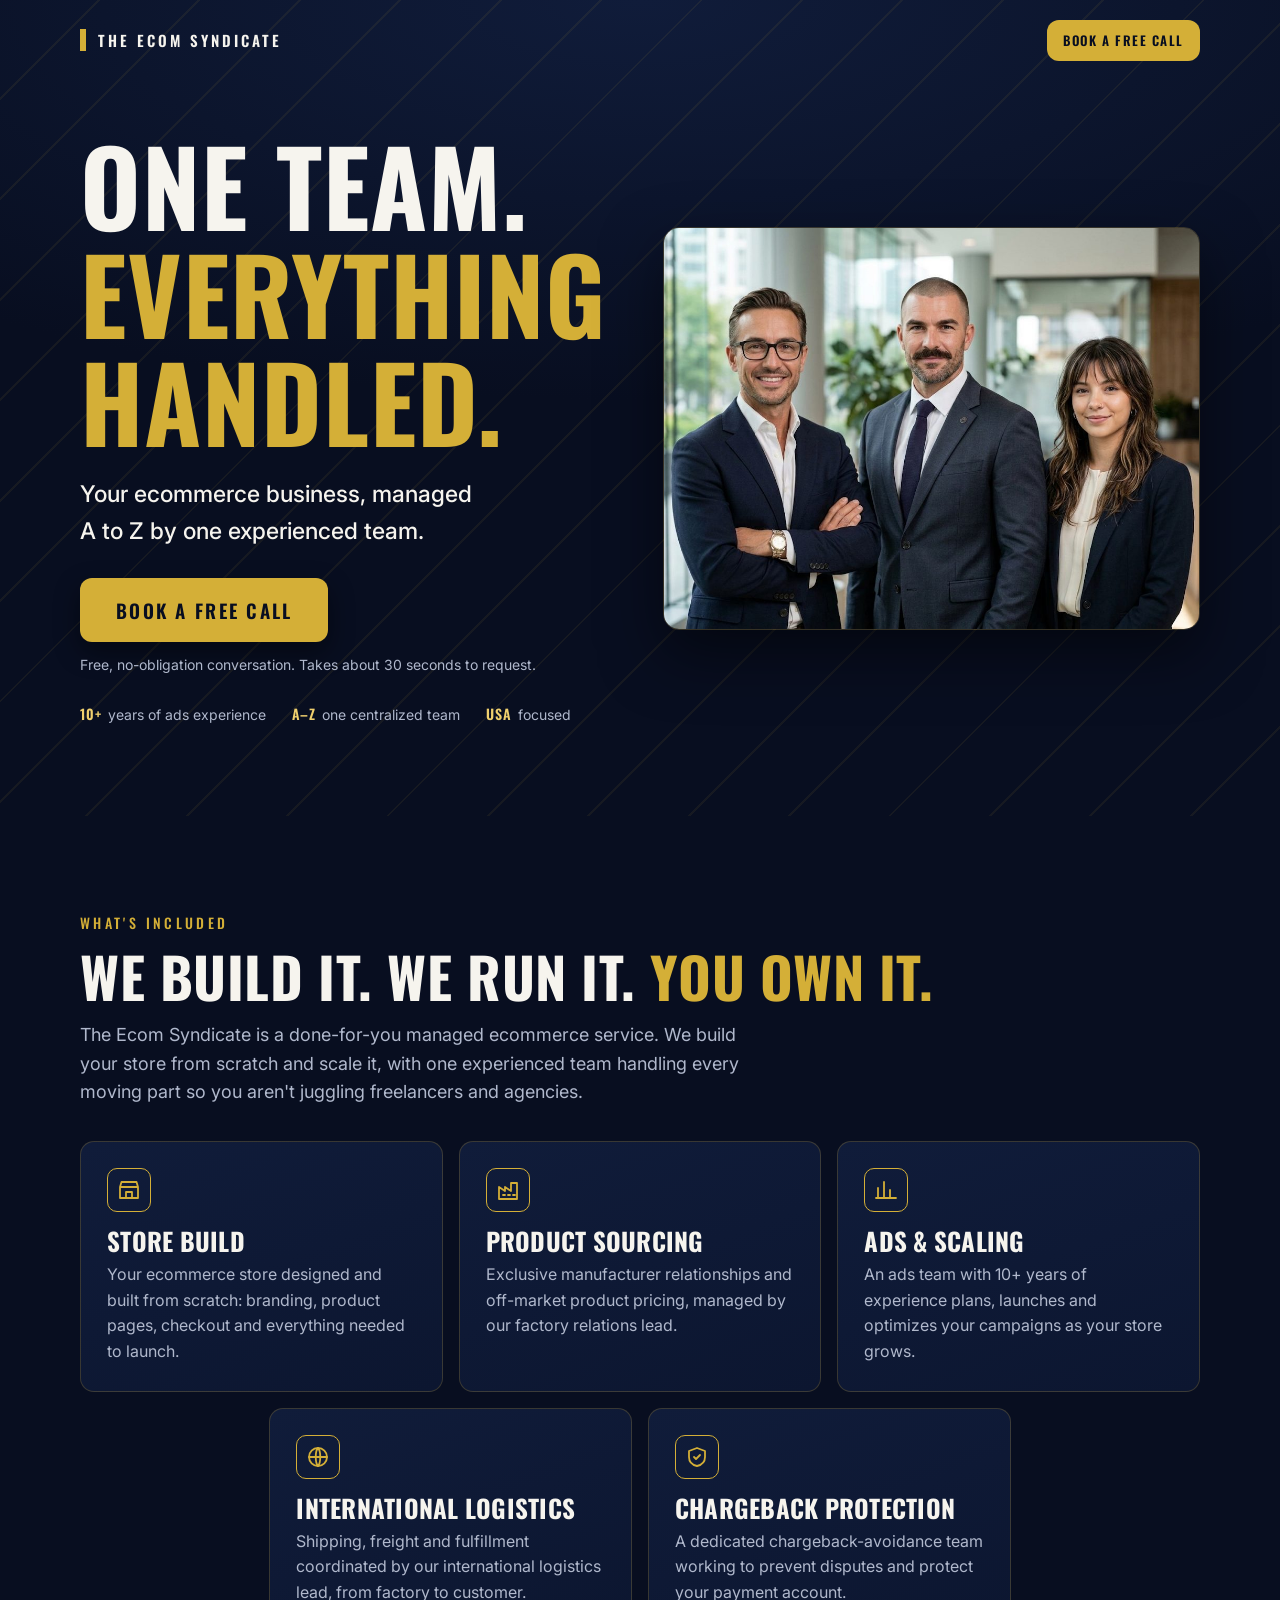
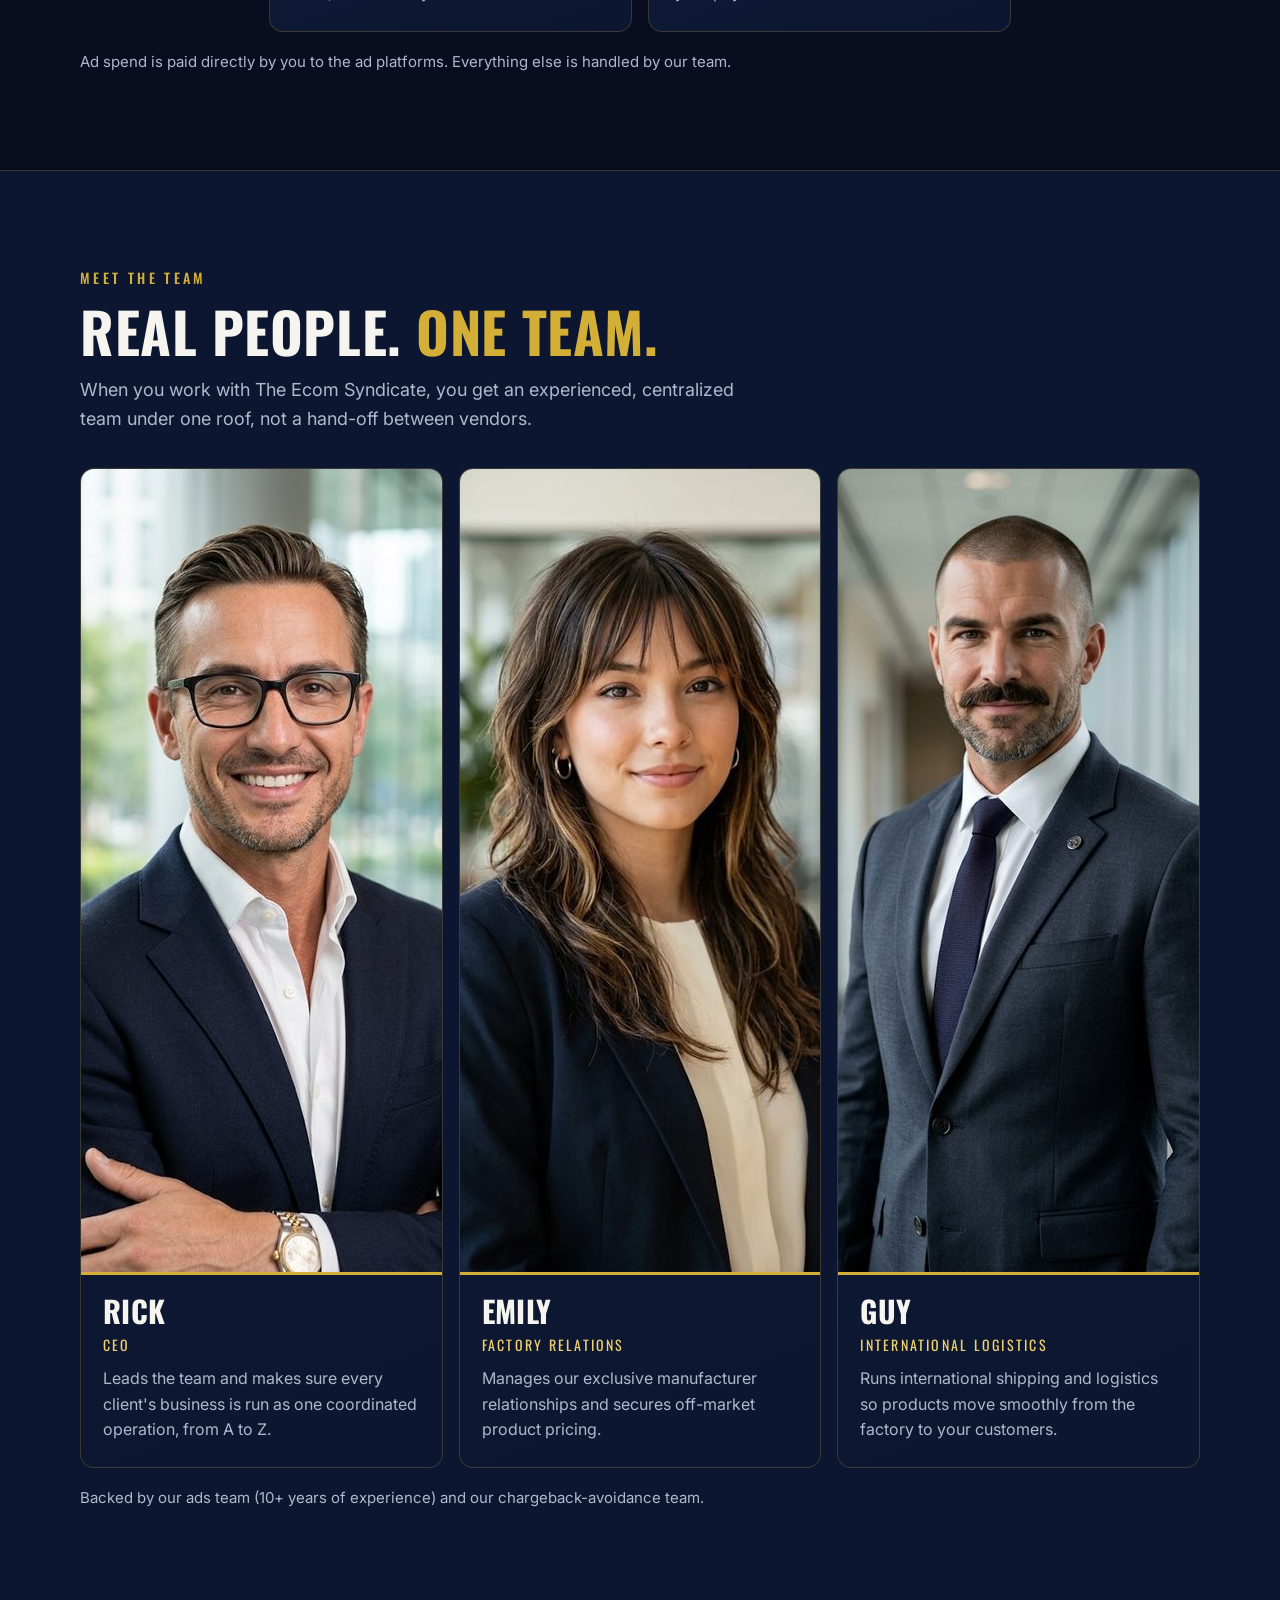
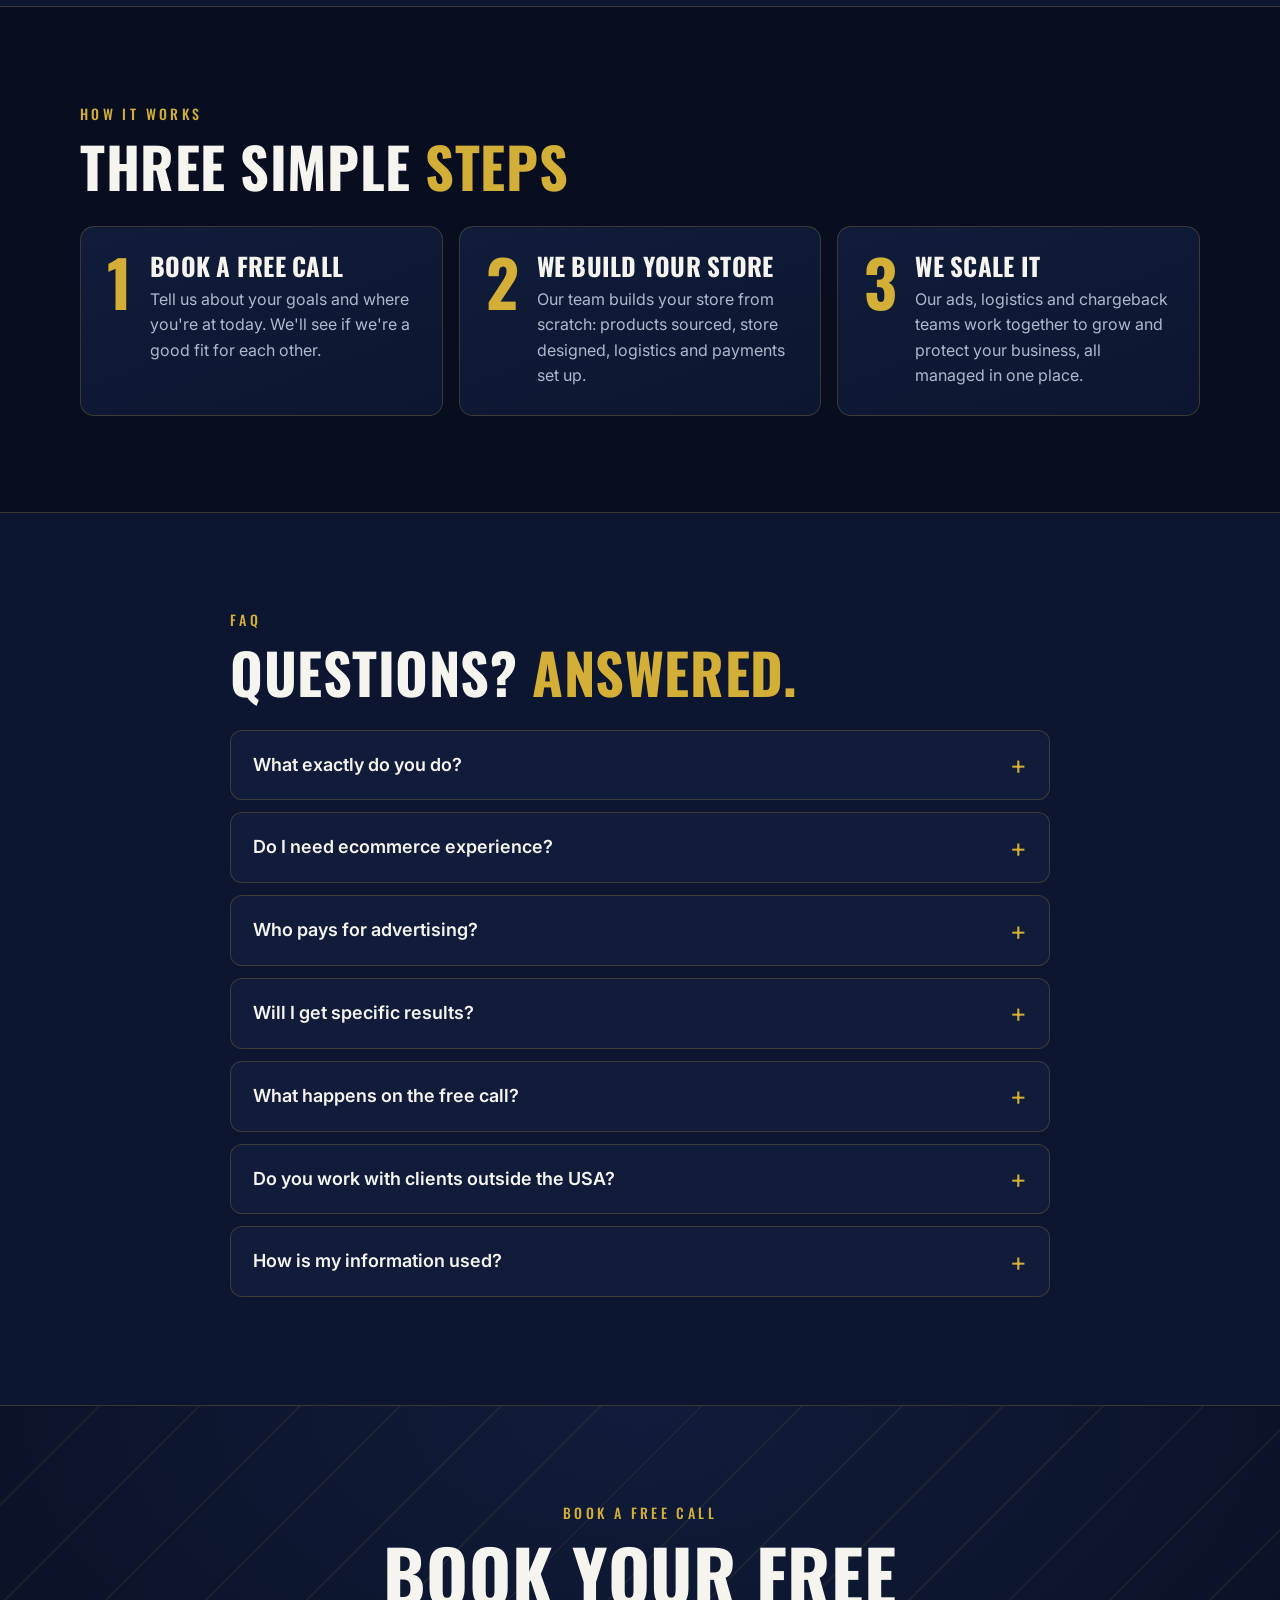
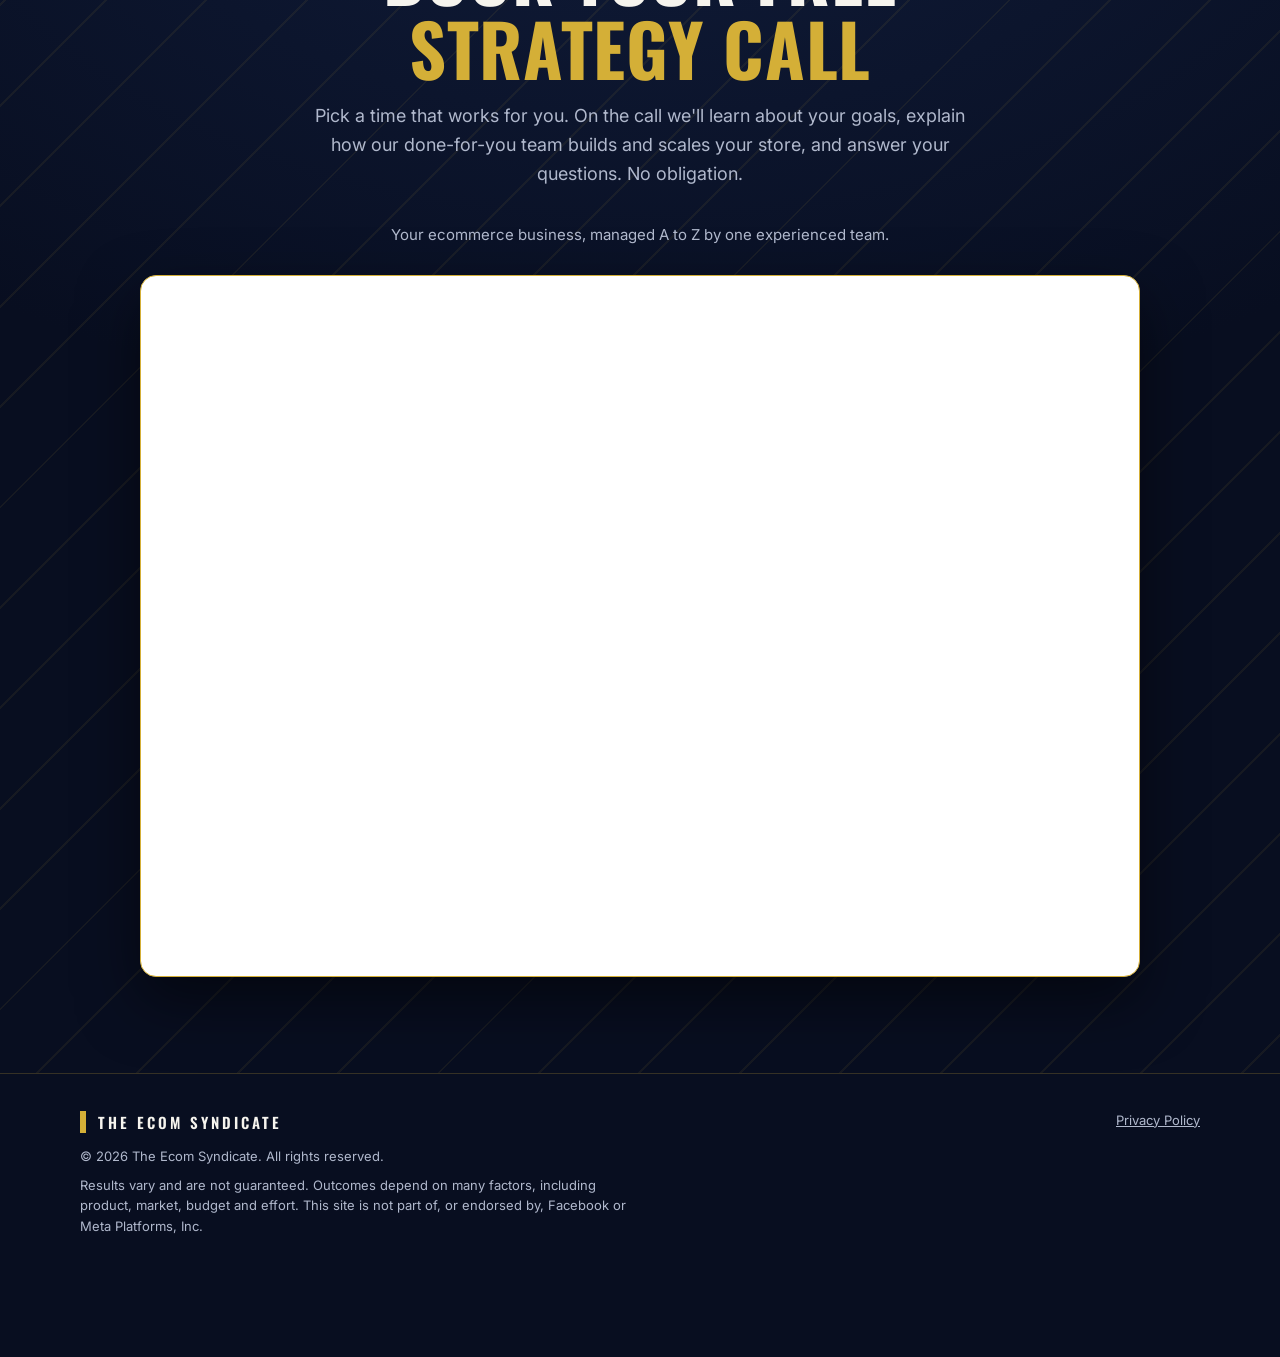
<file: index.html>
<!doctype html>
<html lang="en">
<head>
<meta charset="utf-8">
<meta name="viewport" content="width=device-width,initial-scale=1">
<title>The Ecom Syndicate | Done-for-You Ecommerce, Managed A to Z</title>
<meta name="description" content="Your ecommerce business, managed A to Z by one experienced team. We build your store from scratch and scale it. Book a free call.">
<meta name="theme-color" content="#080e20">
<meta property="og:title" content="The Ecom Syndicate | One Team. Everything Handled.">
<meta property="og:description" content="Your ecommerce business, managed A to Z by one experienced team.">
<meta property="og:image" content="assets/team-photo.jpg">
<link rel="preload" href="assets/oswald.ttf" as="font" type="font/ttf" crossorigin>
<link rel="preload" href="assets/inter.ttf" as="font" type="font/ttf" crossorigin>
<link rel="preload" as="image" href="assets/team-photo.jpg">
<link rel="stylesheet" href="style.css">
</head>
<body>

<header class="top"><div class="wrap">
  <a class="wordmark" href="#top">The Ecom Syndicate</a>
  <a class="btn" href="#book">Book a free call</a>
</div></header>

<main id="top">
<div class="bg hero"><div class="wrap">
  <div>
    <h1><span>One Team.</span><span class="gold">Everything Handled.</span></h1>
    <p class="lead">Your ecommerce business, managed A to Z by one experienced team.</p>
    <a class="btn" href="#book">Book a free call</a>
    <span class="cta-note">Free, no-obligation conversation. Takes about 30 seconds to request.</span>
    <div class="stats">
      <span><b>10+</b>years of ads experience</span>
      <span><b>A–Z</b>one centralized team</span>
      <span><b>USA</b>focused</span>
    </div>
  </div>
  <div class="photo"><img src="assets/team-photo.jpg" width="1024" height="765" alt="The Ecom Syndicate team in a modern office" fetchpriority="high"></div>
</div></div>

<section id="included"><div class="wrap">
  <div class="eyebrow">What's included</div>
  <h2>We build it. We run it. <span class="gold">You own it.</span></h2>
  <p class="sub">The Ecom Syndicate is a done-for-you managed ecommerce service. We build your store from scratch and scale it, with one experienced team handling every moving part so you aren't juggling freelancers and agencies.</p>
  <div class="grid g3 g5">
    <div class="card"><div class="ico"><svg viewBox="0 0 24 24"><path d="M3 9l1.5-5h15L21 9M3 9h18M3 9v11h18V9M9 20v-6h6v6"/></svg></div><h3>Store Build</h3><p>Your ecommerce store designed and built from scratch: branding, product pages, checkout and everything needed to launch.</p></div>
    <div class="card"><div class="ico"><svg viewBox="0 0 24 24"><path d="M3 21V9l6 4V9l6 4V5h6v16zM7 17h2M12 17h2M17 17h2"/></svg></div><h3>Product Sourcing</h3><p>Exclusive manufacturer relationships and off-market product pricing, managed by our factory relations lead.</p></div>
    <div class="card"><div class="ico"><svg viewBox="0 0 24 24"><path d="M4 20V10M10 20V4M16 20v-8M22 20H2"/></svg></div><h3>Ads &amp; Scaling</h3><p>An ads team with 10+ years of experience plans, launches and optimizes your campaigns as your store grows.</p></div>
    <div class="card"><div class="ico"><svg viewBox="0 0 24 24"><circle cx="12" cy="12" r="9"/><path d="M3 12h18M12 3c3 3 3 15 0 18M12 3c-3 3-3 15 0 18"/></svg></div><h3>International Logistics</h3><p>Shipping, freight and fulfillment coordinated by our international logistics lead, from factory to customer.</p></div>
    <div class="card"><div class="ico"><svg viewBox="0 0 24 24"><path d="M12 3l8 3v6c0 5-3.5 8-8 9-4.5-1-8-4-8-9V6zM9 12l2 2 4-4"/></svg></div><h3>Chargeback Protection</h3><p>A dedicated chargeback-avoidance team working to prevent disputes and protect your payment account.</p></div>
  </div>
  <p class="team-note">Ad spend is paid directly by you to the ad platforms. Everything else is handled by our team.</p>
</div></section>

<section id="team" class="alt"><div class="wrap">
  <div class="eyebrow">Meet the team</div>
  <h2>Real people. <span class="gold">One team.</span></h2>
  <p class="sub">When you work with The Ecom Syndicate, you get an experienced, centralized team under one roof, not a hand-off between vendors.</p>
  <div class="grid g3">
    <article class="card person"><img loading="lazy" src="assets/rick-ceo.jpg" width="600" height="803" alt="Rick, CEO of The Ecom Syndicate"><div class="meta"><h3>Rick</h3><div class="role">CEO</div><p>Leads the team and makes sure every client's business is run as one coordinated operation, from A to Z.</p></div></article>
    <article class="card person"><img loading="lazy" src="assets/emily-factory-relations.jpg" width="600" height="803" alt="Emily, Factory Relations at The Ecom Syndicate"><div class="meta"><h3>Emily</h3><div class="role">Factory Relations</div><p>Manages our exclusive manufacturer relationships and secures off-market product pricing.</p></div></article>
    <article class="card person"><img loading="lazy" src="assets/guy-international-logistics.jpg" width="600" height="803" alt="Guy, International Logistics at The Ecom Syndicate"><div class="meta"><h3>Guy</h3><div class="role">International Logistics</div><p>Runs international shipping and logistics so products move smoothly from the factory to your customers.</p></div></article>
  </div>
  <p class="team-note">Backed by our ads team (10+ years of experience) and our chargeback-avoidance team.</p>
</div></section>

<section id="how"><div class="wrap">
  <div class="eyebrow">How it works</div>
  <h2>Three simple <span class="gold">steps</span></h2>
  <div class="grid g3" style="margin-top:30px">
    <div class="card step"><div class="num">1</div><div><h3>Book a free call</h3><p>Tell us about your goals and where you're at today. We'll see if we're a good fit for each other.</p></div></div>
    <div class="card step"><div class="num">2</div><div><h3>We build your store</h3><p>Our team builds your store from scratch: products sourced, store designed, logistics and payments set up.</p></div></div>
    <div class="card step"><div class="num">3</div><div><h3>We scale it</h3><p>Our ads, logistics and chargeback teams work together to grow and protect your business, all managed in one place.</p></div></div>
  </div>
</div></section>

<section id="faq" class="alt"><div class="wrap" style="max-width:820px">
  <div class="eyebrow">FAQ</div>
  <h2>Questions? <span class="gold">Answered.</span></h2>
  <div style="margin-top:28px">
  <details><summary>What exactly do you do?</summary><p>We are a done-for-you managed ecommerce service. We build your store from scratch and scale it. One centralized, experienced team handles store build, product sourcing, advertising, international logistics and chargeback protection.</p></details>
  <details><summary>Do I need ecommerce experience?</summary><p>No. Our team handles the work from A to Z. Many people who contact us are starting from zero, and others already run a store and want help scaling it.</p></details>
  <details><summary>Who pays for advertising?</summary><p>You pay the ad platforms directly for your ad spend, so you always control that budget. Our ads team manages the campaigns.</p></details>
  <details><summary>Will I get specific results?</summary><p>No one can promise specific results, and we don't. Outcomes depend on many factors, including product, market, budget and timing. What we do promise is an experienced team working on your business every day. We'll talk honestly about what's realistic on your call.</p></details>
  <details><summary>What happens on the free call?</summary><p>We learn about your goals and situation, explain how our service works, and answer your questions. If it looks like a fit, we'll outline next steps. There's no obligation.</p></details>
  <details><summary>Do you work with clients outside the USA?</summary><p>We currently focus on clients in the United States.</p></details>
  <details><summary>How is my information used?</summary><p>Only to contact you about your request and to schedule your call. See our <a href="privacy.html">Privacy Policy</a>.</p></details>
  </div>
</div></section>

<section id="book" class="bg final"><div class="wrap">
  <div class="book-head">
    <div class="eyebrow">Book a free call</div>
    <h2>Book your free <span class="gold">strategy call</span></h2>
    <p class="sub">Pick a time that works for you. On the call we'll learn about your goals, explain how our done-for-you team builds and scales your store, and answer your questions. No obligation.</p>
    <p class="team-note">Your ecommerce business, managed A to Z by one experienced team.</p>
  </div>
  <div class="calwrap">
<!-- Calendly inline widget begin -->
<div class="calendly-inline-widget" data-url="https://calendly.com/ernestponz/30min" style="min-width:320px;height:700px;"></div>
<script type="text/javascript" src="https://assets.calendly.com/assets/external/widget.js" async></script>
<!-- Calendly inline widget end -->
  </div>
</div></section>
</main>

<footer><div class="wrap">
  <div>
    <a class="wordmark" href="#top" style="margin-bottom:12px">The Ecom Syndicate</a>
    <p>&copy; <span id="yr">2026</span> The Ecom Syndicate. All rights reserved.</p>
    <p style="margin-top:8px;max-width:70ch">Results vary and are not guaranteed. Outcomes depend on many factors, including product, market, budget and effort. This site is not part of, or endorsed by, Facebook or Meta Platforms, Inc.</p>
  </div>
  <div><a href="privacy.html">Privacy Policy</a></div>
</div></footer>

<div class="sticky" id="sticky"><a class="btn" href="#book">Book a free call</a></div>
<script src="script.js" defer></script>
</body>
</html>
</file>
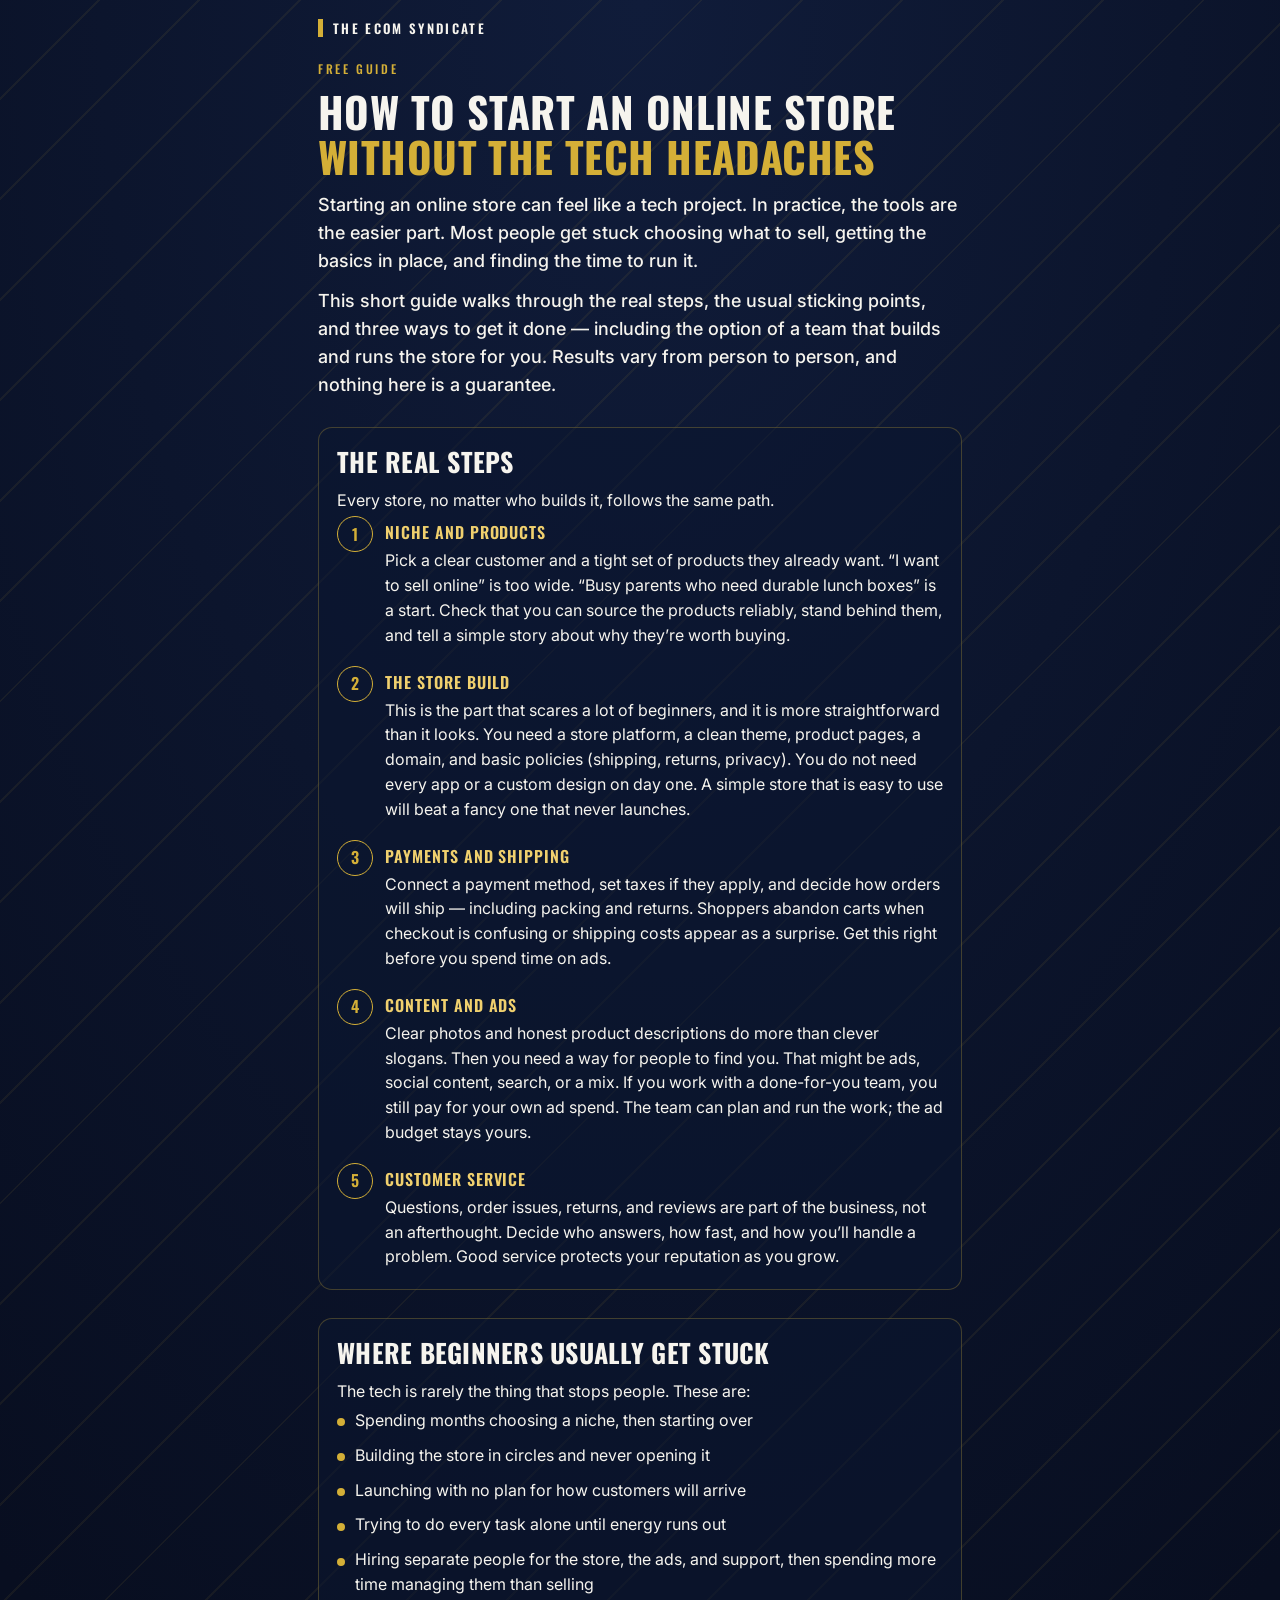
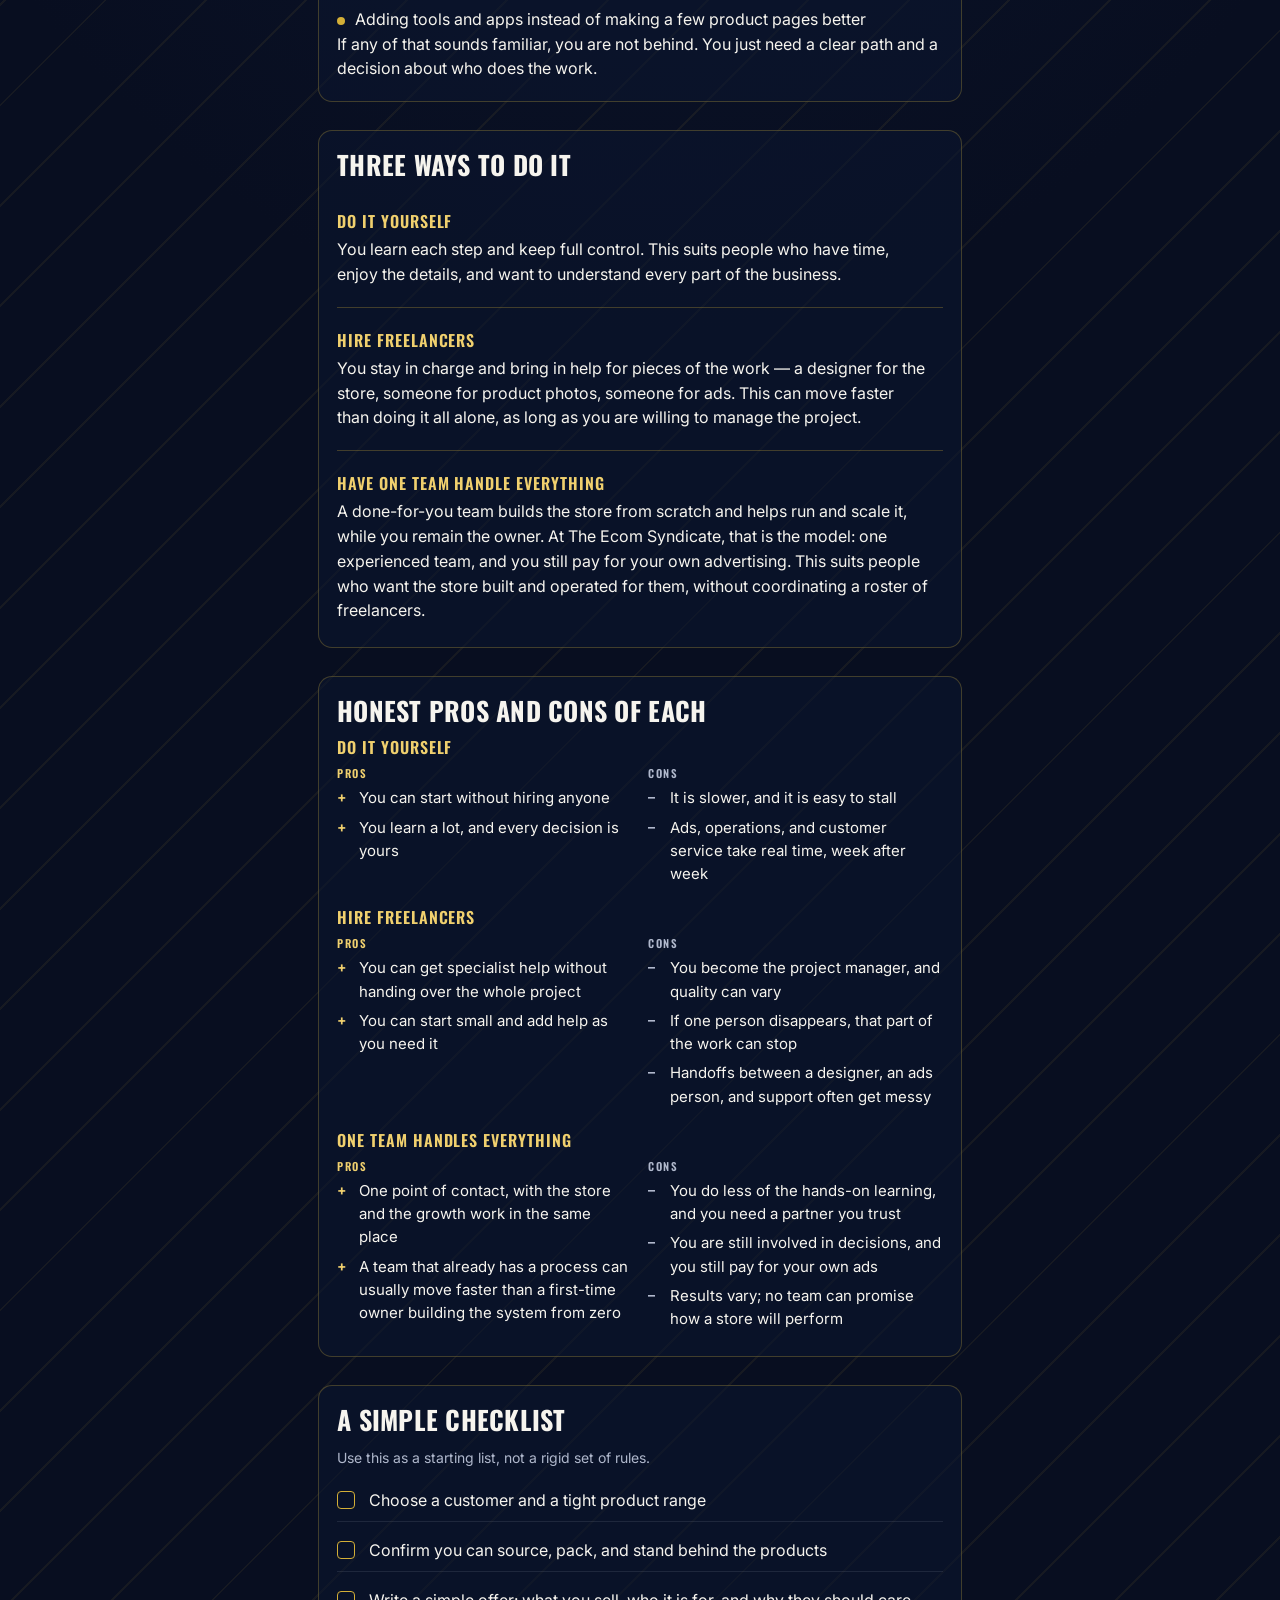
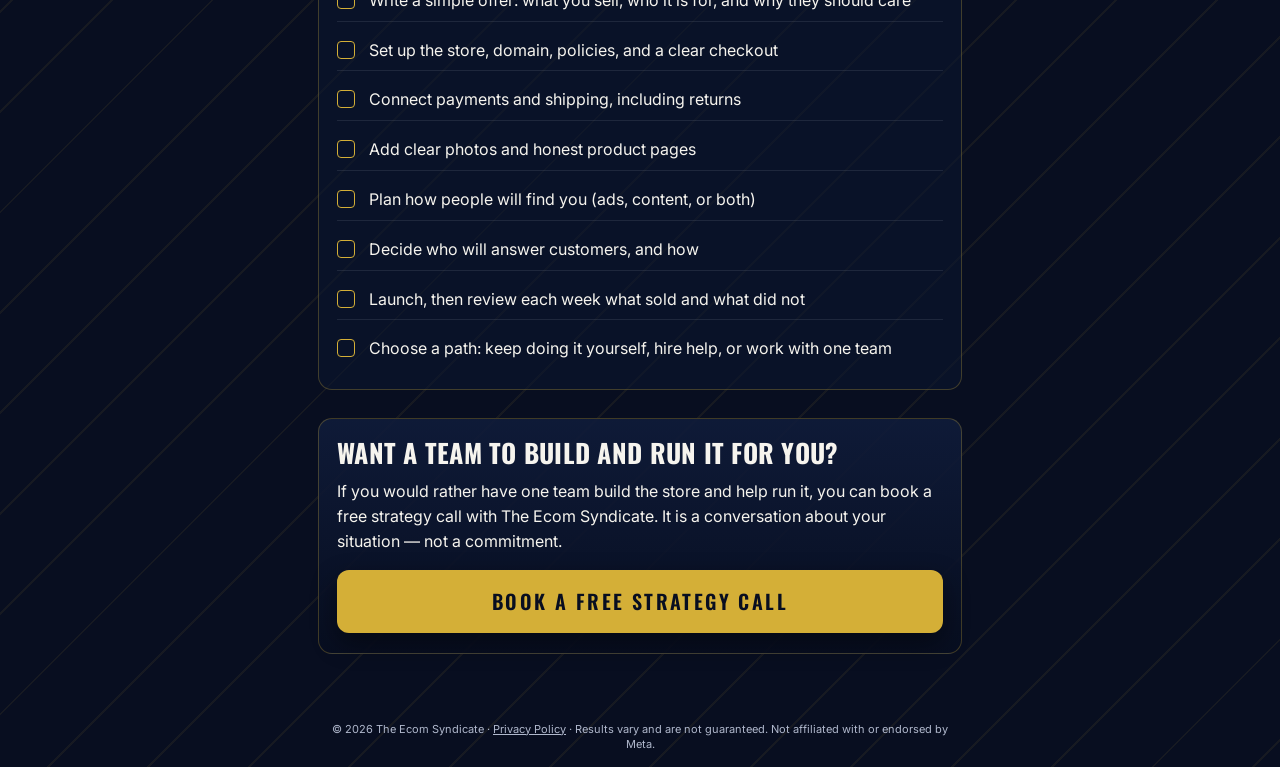
<file: guide/index.html>
<!doctype html>
<html lang="en">
<head>
<meta charset="utf-8">
<meta name="viewport" content="width=device-width,initial-scale=1,viewport-fit=cover">
<title>How to start an online store without the tech headaches | The Ecom Syndicate</title>
<meta name="description" content="A short free guide on the real steps to start an online store, where beginners get stuck, and three ways to get it done — including a team that can build and run it for you.">
<meta name="theme-color" content="#080e20">
<meta name="robots" content="noindex">
<link rel="preload" href="assets/oswald.ttf" as="font" type="font/ttf" crossorigin>
<link rel="stylesheet" href="style.css">
<!-- Meta Pixel (Ecom Syndicate Quiz Pixel 3419398771565032): PageView here. PostHog event guide_viewed is fired in guide.js -->
<script>
!function(f,b,e,v,n,t,s){if(f.fbq)return;n=f.fbq=function(){n.callMethod?
n.callMethod.apply(n,arguments):n.queue.push(arguments)};if(!f._fbq)f._fbq=n;
n.push=n;n.loaded=!0;n.version='2.0';n.queue=[];t=b.createElement(e);t.async=!0;
t.src=v;s=b.getElementsByTagName(e)[0];s.parentNode.insertBefore(t,s)}(window,
document,'script','https://connect.facebook.net/en_US/fbevents.js');
fbq('init', '3419398771565032');
fbq('track', 'PageView');
</script>
<noscript><img height="1" width="1" style="display:none" alt="" src="https://www.facebook.com/tr?id=3419398771565032&ev=PageView&noscript=1"></noscript>
<!-- End Meta Pixel -->
<!-- POSTHOG ANALYTICS: same project as the quiz. -->
<script>
(function(){
  var K = 'phc_B4rTnLAix7KR44gUmMXjkeGKGUscMuBb9KbZuXLri5YZ', H = 'https://us.i.posthog.com';
  if (K.indexOf('__POSTHOG') === 0 || H.indexOf('__POSTHOG') === 0) { return; }
  !function(t,e){var o,n,p,r;e.__SV||(window.posthog=e,e._i=[],e.init=function(i,s,a){function g(t,e){var o=e.split(".");2==o.length&&(t=t[o[0]],e=o[1]),t[e]=function(){t.push([e].concat(Array.prototype.slice.call(arguments,0)))}}(p=t.createElement("script")).type="text/javascript",p.crossOrigin="anonymous",p.async=!0,p.src=s.api_host.replace(".i.posthog.com","-assets.i.posthog.com")+"/static/array.js",(r=t.getElementsByTagName("script")[0]).parentNode.insertBefore(p,r);var u=e;for(void 0!==a?u=e[a]=[]:a="posthog",u.people=u.people||[],Object.defineProperty(u,"toString",{configurable:!0,enumerable:!0,writable:!0,value:function(t){var e="posthog";return"posthog"!==a&&(e+="."+a),t||(e+=" (stub)"),e}}),Object.defineProperty(u.people,"toString",{configurable:!0,enumerable:!0,writable:!0,value:function(){return u.toString(1)+".people (stub)"}}),o="init capture register register_once register_for_session unregister unregister_for_session getFeatureFlag getFeatureFlagResult isFeatureEnabled reloadFeatureFlags updateEarlyAccessFeatureEnrollment getEarlyAccessFeatures on onFeatureFlags onSessionId getSurveys getActiveMatchingSurveys renderSurvey canRenderSurvey getNextSurveyStep identify setPersonProperties group resetGroups setPersonPropertiesForFlags resetPersonPropertiesForFlags setGroupPropertiesForFlags resetGroupPropertiesForFlags reset get_distinct_id getGroups get_session_id get_session_replay_url alias set_config startSessionRecording stopSessionRecording sessionRecordingStarted captureException loadToolbar get_property getSessionProperty createPersonProfile opt_in_capturing opt_out_capturing has_opted_in_capturing has_opted_out_capturing clear_opt_in_out_capturing debug".split(" "),n=0;n<o.length;n++)g(u,o[n]);e._i.push([i,s,a])},e.__SV=1)}(document,window.posthog||[]);
  posthog.init(K, {
    api_host: H,
    defaults: '2026-08-30',
    person_profiles: 'identified_only',
    autocapture: true,
    capture_pageview: true,
    capture_pageleave: true,
    enable_heatmaps: true,
    disable_session_recording: false,
    session_recording: {
      maskAllInputs: true,
      maskInputOptions: { password: true, email: true, tel: true, text: true }
    }
  });
})();
</script>
</head>
<body>
<div class="app" id="app">
  <div class="top">
    <div class="wordmark">The Ecom Syndicate</div>
  </div>

  <main>
    <header class="hero">
      <div class="eyebrow">Free guide</div>
      <h1>How to start an online store <span class="gold">without the tech headaches</span></h1>
      <div class="lede">
        <p>Starting an online store can feel like a tech project. In practice, the tools are the easier part. Most people get stuck choosing what to sell, getting the basics in place, and finding the time to run it.</p>
        <p>This short guide walks through the real steps, the usual sticking points, and three ways to get it done — including the option of a team that builds and runs the store for you. Results vary from person to person, and nothing here is a guarantee.</p>
      </div>
    </header>

    <section id="steps" aria-labelledby="steps-title">
      <h2 id="steps-title">The real steps</h2>
      <p>Every store, no matter who builds it, follows the same path.</p>
      <ol class="steps">
        <li>
          <span class="num" aria-hidden="true">1</span>
          <div>
            <h3>Niche and products</h3>
            <p>Pick a clear customer and a tight set of products they already want. “I want to sell online” is too wide. “Busy parents who need durable lunch boxes” is a start. Check that you can source the products reliably, stand behind them, and tell a simple story about why they’re worth buying.</p>
          </div>
        </li>
        <li>
          <span class="num" aria-hidden="true">2</span>
          <div>
            <h3>The store build</h3>
            <p>This is the part that scares a lot of beginners, and it is more straightforward than it looks. You need a store platform, a clean theme, product pages, a domain, and basic policies (shipping, returns, privacy). You do not need every app or a custom design on day one. A simple store that is easy to use will beat a fancy one that never launches.</p>
          </div>
        </li>
        <li>
          <span class="num" aria-hidden="true">3</span>
          <div>
            <h3>Payments and shipping</h3>
            <p>Connect a payment method, set taxes if they apply, and decide how orders will ship — including packing and returns. Shoppers abandon carts when checkout is confusing or shipping costs appear as a surprise. Get this right before you spend time on ads.</p>
          </div>
        </li>
        <li>
          <span class="num" aria-hidden="true">4</span>
          <div>
            <h3>Content and ads</h3>
            <p>Clear photos and honest product descriptions do more than clever slogans. Then you need a way for people to find you. That might be ads, social content, search, or a mix. If you work with a done-for-you team, you still pay for your own ad spend. The team can plan and run the work; the ad budget stays yours.</p>
          </div>
        </li>
        <li>
          <span class="num" aria-hidden="true">5</span>
          <div>
            <h3>Customer service</h3>
            <p>Questions, order issues, returns, and reviews are part of the business, not an afterthought. Decide who answers, how fast, and how you’ll handle a problem. Good service protects your reputation as you grow.</p>
          </div>
        </li>
      </ol>
    </section>

    <section id="stuck" aria-labelledby="stuck-title">
      <h2 id="stuck-title">Where beginners usually get stuck</h2>
      <p>The tech is rarely the thing that stops people. These are:</p>
      <ul class="stuck">
        <li>Spending months choosing a niche, then starting over</li>
        <li>Building the store in circles and never opening it</li>
        <li>Launching with no plan for how customers will arrive</li>
        <li>Trying to do every task alone until energy runs out</li>
        <li>Hiring separate people for the store, the ads, and support, then spending more time managing them than selling</li>
        <li>Adding tools and apps instead of making a few product pages better</li>
      </ul>
      <p>If any of that sounds familiar, you are not behind. You just need a clear path and a decision about who does the work.</p>
    </section>

    <section id="ways" aria-labelledby="ways-title">
      <h2 id="ways-title">Three ways to do it</h2>
      <div class="ways">
        <article class="way">
          <h3>Do it yourself</h3>
          <p>You learn each step and keep full control. This suits people who have time, enjoy the details, and want to understand every part of the business.</p>
        </article>
        <article class="way">
          <h3>Hire freelancers</h3>
          <p>You stay in charge and bring in help for pieces of the work — a designer for the store, someone for product photos, someone for ads. This can move faster than doing it all alone, as long as you are willing to manage the project.</p>
        </article>
        <article class="way">
          <h3>Have one team handle everything</h3>
          <p>A done-for-you team builds the store from scratch and helps run and scale it, while you remain the owner. At The Ecom Syndicate, that is the model: one experienced team, and you still pay for your own advertising. This suits people who want the store built and operated for them, without coordinating a roster of freelancers.</p>
        </article>
      </div>
    </section>

    <section id="pros-cons" aria-labelledby="pros-cons-title">
      <h2 id="pros-cons-title">Honest pros and cons of each</h2>
      <div class="compare">
        <article class="compare-block">
          <h3>Do it yourself</h3>
          <div class="pros-cons">
            <div>
              <div class="label pro">Pros</div>
              <ul class="pros">
                <li>You can start without hiring anyone</li>
                <li>You learn a lot, and every decision is yours</li>
              </ul>
            </div>
            <div>
              <div class="label con">Cons</div>
              <ul class="cons">
                <li>It is slower, and it is easy to stall</li>
                <li>Ads, operations, and customer service take real time, week after week</li>
              </ul>
            </div>
          </div>
        </article>
        <article class="compare-block">
          <h3>Hire freelancers</h3>
          <div class="pros-cons">
            <div>
              <div class="label pro">Pros</div>
              <ul class="pros">
                <li>You can get specialist help without handing over the whole project</li>
                <li>You can start small and add help as you need it</li>
              </ul>
            </div>
            <div>
              <div class="label con">Cons</div>
              <ul class="cons">
                <li>You become the project manager, and quality can vary</li>
                <li>If one person disappears, that part of the work can stop</li>
                <li>Handoffs between a designer, an ads person, and support often get messy</li>
              </ul>
            </div>
          </div>
        </article>
        <article class="compare-block">
          <h3>One team handles everything</h3>
          <div class="pros-cons">
            <div>
              <div class="label pro">Pros</div>
              <ul class="pros">
                <li>One point of contact, with the store and the growth work in the same place</li>
                <li>A team that already has a process can usually move faster than a first-time owner building the system from zero</li>
              </ul>
            </div>
            <div>
              <div class="label con">Cons</div>
              <ul class="cons">
                <li>You do less of the hands-on learning, and you need a partner you trust</li>
                <li>You are still involved in decisions, and you still pay for your own ads</li>
                <li>Results vary; no team can promise how a store will perform</li>
              </ul>
            </div>
          </div>
        </article>
      </div>
    </section>

    <section id="checklist" aria-labelledby="checklist-title">
      <h2 id="checklist-title">A simple checklist</h2>
      <p class="note">Use this as a starting list, not a rigid set of rules.</p>
      <ul class="checklist">
        <li><span class="check" aria-hidden="true"></span><span>Choose a customer and a tight product range</span></li>
        <li><span class="check" aria-hidden="true"></span><span>Confirm you can source, pack, and stand behind the products</span></li>
        <li><span class="check" aria-hidden="true"></span><span>Write a simple offer: what you sell, who it is for, and why they should care</span></li>
        <li><span class="check" aria-hidden="true"></span><span>Set up the store, domain, policies, and a clear checkout</span></li>
        <li><span class="check" aria-hidden="true"></span><span>Connect payments and shipping, including returns</span></li>
        <li><span class="check" aria-hidden="true"></span><span>Add clear photos and honest product pages</span></li>
        <li><span class="check" aria-hidden="true"></span><span>Plan how people will find you (ads, content, or both)</span></li>
        <li><span class="check" aria-hidden="true"></span><span>Decide who will answer customers, and how</span></li>
        <li><span class="check" aria-hidden="true"></span><span>Launch, then review each week what sold and what did not</span></li>
        <li><span class="check" aria-hidden="true"></span><span>Choose a path: keep doing it yourself, hire help, or work with one team</span></li>
      </ul>
    </section>

    <section class="cta" id="cta" aria-labelledby="cta-title">
      <h2 id="cta-title">Want a team to build and run it for you?</h2>
      <p>If you would rather have one team build the store and help run it, you can book a free strategy call with The Ecom Syndicate. It is a conversation about your situation — not a commitment.</p>
      <a class="btn" href="https://calendly.com/ernestponz/30min" target="_blank" rel="noopener">Book a free strategy call</a>
    </section>
  </main>

  <footer>&copy; <span id="yr">2026</span> The Ecom Syndicate &middot; <a href="https://ernestponz-create.github.io/ecom-syndicate/privacy.html" target="_blank" rel="noopener">Privacy Policy</a> &middot; Results vary and are not guaranteed. Not affiliated with or endorsed by Meta.</footer>
</div>
<script src="guide.js"></script>
</body>
</html>
</file>
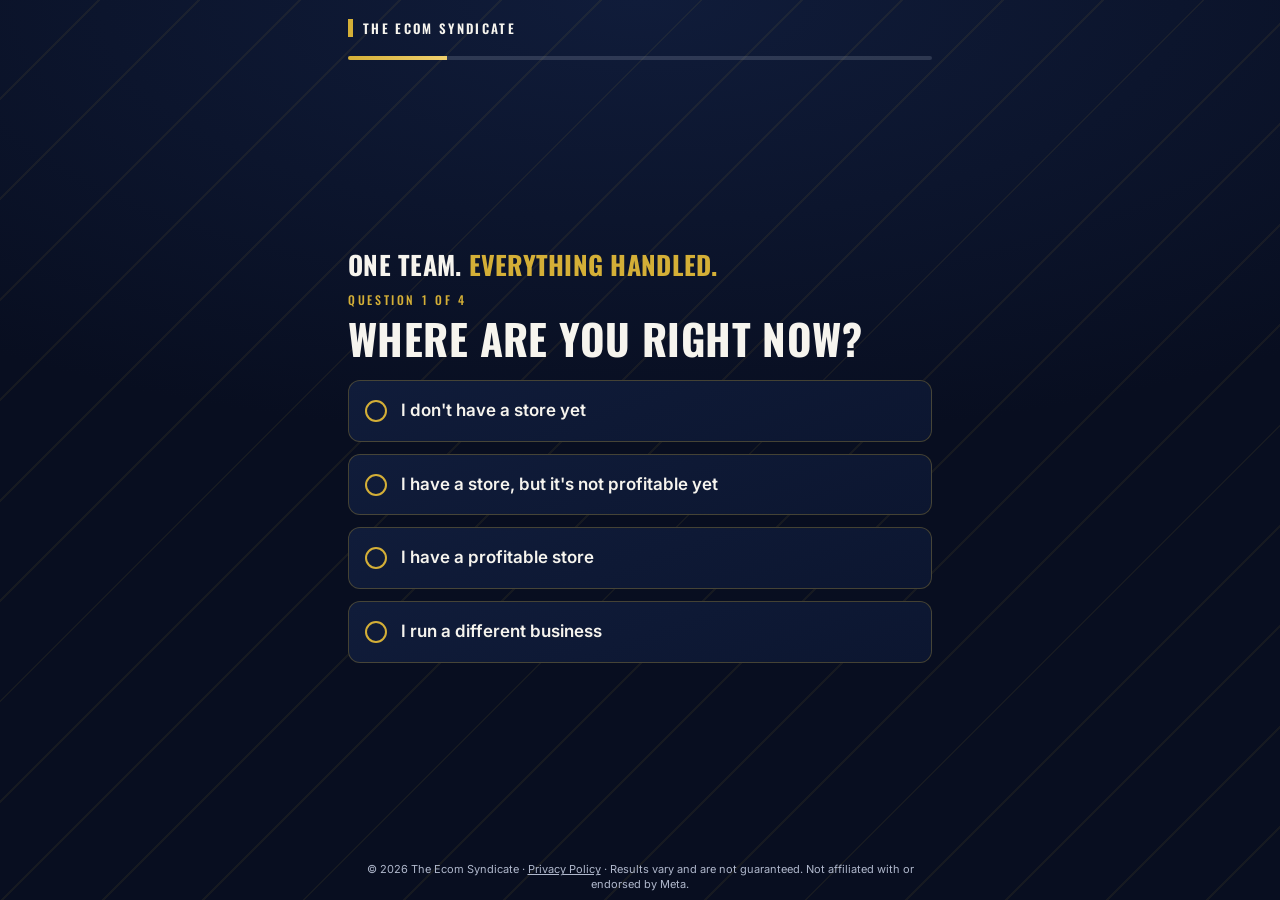
<file: quiz/index.html>
<!doctype html>
<html lang="en">
<head>
<meta charset="utf-8">
<meta name="viewport" content="width=device-width,initial-scale=1,viewport-fit=cover">
<title>The Ecom Syndicate | Quick Quiz</title>
<meta name="description" content="Answer 4 quick questions and book a free strategy call. Your ecommerce business, managed A to Z by one experienced team.">
<meta name="theme-color" content="#080e20">
<meta name="robots" content="noindex">
<link rel="preload" href="assets/oswald.ttf" as="font" type="font/ttf" crossorigin>
<link rel="preload" as="image" href="assets/team-photo.jpg">
<link rel="stylesheet" href="style.css">
<!-- Meta Pixel (Ecom Syndicate Quiz Pixel 3419398771565032): PageView here, Lead fired in quiz.js after a successful lead-intake response, with eventID shared with the server-side Conversions API event -->
<script>
!function(f,b,e,v,n,t,s){if(f.fbq)return;n=f.fbq=function(){n.callMethod?
n.callMethod.apply(n,arguments):n.queue.push(arguments)};if(!f._fbq)f._fbq=n;
n.push=n;n.loaded=!0;n.version='2.0';n.queue=[];t=b.createElement(e);t.async=!0;
t.src=v;s=b.getElementsByTagName(e)[0];s.parentNode.insertBefore(t,s)}(window,
document,'script','https://connect.facebook.net/en_US/fbevents.js');
fbq('init', '3419398771565032');
fbq('track', 'PageView');
</script>
<noscript><img height="1" width="1" style="display:none" alt="" src="https://www.facebook.com/tr?id=3419398771565032&ev=PageView&noscript=1"></noscript>
<!-- End Meta Pixel -->
<!-- POSTHOG ANALYTICS: placeholders are filled by /workspace/posthog/apply.sh KEY HOST.
     While they are unreplaced, PostHog is NOT loaded and the quiz runs normally with no tracking. -->
<script>
(function(){
  var K = 'phc_B4rTnLAix7KR44gUmMXjkeGKGUscMuBb9KbZuXLri5YZ', H = 'https://us.i.posthog.com';
  if (K.indexOf('__POSTHOG') === 0 || H.indexOf('__POSTHOG') === 0) { return; }
  /* Official PostHog JS snippet (loads array.js from the PostHog host) */
  !function(t,e){var o,n,p,r;e.__SV||(window.posthog=e,e._i=[],e.init=function(i,s,a){function g(t,e){var o=e.split(".");2==o.length&&(t=t[o[0]],e=o[1]),t[e]=function(){t.push([e].concat(Array.prototype.slice.call(arguments,0)))}}(p=t.createElement("script")).type="text/javascript",p.crossOrigin="anonymous",p.async=!0,p.src=s.api_host.replace(".i.posthog.com","-assets.i.posthog.com")+"/static/array.js",(r=t.getElementsByTagName("script")[0]).parentNode.insertBefore(p,r);var u=e;for(void 0!==a?u=e[a]=[]:a="posthog",u.people=u.people||[],Object.defineProperty(u,"toString",{configurable:!0,enumerable:!0,writable:!0,value:function(t){var e="posthog";return"posthog"!==a&&(e+="."+a),t||(e+=" (stub)"),e}}),Object.defineProperty(u.people,"toString",{configurable:!0,enumerable:!0,writable:!0,value:function(){return u.toString(1)+".people (stub)"}}),o="init capture register register_once register_for_session unregister unregister_for_session getFeatureFlag getFeatureFlagResult isFeatureEnabled reloadFeatureFlags updateEarlyAccessFeatureEnrollment getEarlyAccessFeatures on onFeatureFlags onSessionId getSurveys getActiveMatchingSurveys renderSurvey canRenderSurvey getNextSurveyStep identify setPersonProperties group resetGroups setPersonPropertiesForFlags resetPersonPropertiesForFlags setGroupPropertiesForFlags resetGroupPropertiesForFlags reset get_distinct_id getGroups get_session_id get_session_replay_url alias set_config startSessionRecording stopSessionRecording sessionRecordingStarted captureException loadToolbar get_property getSessionProperty createPersonProfile opt_in_capturing opt_out_capturing has_opted_in_capturing has_opted_out_capturing clear_opt_in_out_capturing debug".split(" "),n=0;n<o.length;n++)g(u,o[n]);e._i.push([i,s,a])},e.__SV=1)}(document,window.posthog||[]);
  posthog.init(K, {
    api_host: H,
    defaults: '2026-08-30',
    person_profiles: 'identified_only',
    autocapture: true,
    capture_pageview: true,
    capture_pageleave: true,
    enable_heatmaps: true,
    disable_session_recording: false,
    session_recording: {
      maskAllInputs: true,
      maskInputOptions: { password: true, email: true, tel: true, text: true }
    }
  });
})();
</script>
</head>
<body>
<div class="app" id="app">
  <div class="top">
    <div class="wordmark">The Ecom Syndicate</div>
    <button class="back" id="back" type="button" aria-label="Go back">&larr; Back</button>
  </div>
  <div class="bar" id="bar" aria-hidden="true"><i id="barfill"></i></div>

  <main>
    <!-- Intro screen removed 2026-11-25: the quiz now opens on question 1.
         The intro headline is reused as a short heading above Q1. -->
    <!-- Steps 1-4: questions (rendered by quiz.js) -->
    <section class="step on" id="sq" data-step="q">
      <h1 class="qhead"><span>One team.</span> <span class="gold">Everything handled.</span></h1>
      <div class="eyebrow" id="qcount"></div>
      <h2 class="q" id="qtext"></h2>
      <div class="opts" id="opts"></div>
    </section>

    <!-- Step 5: contact -->
    <section class="step" id="sc" data-step="contact">
      <div class="eyebrow">Last step</div>
      <h2 class="q">Where should we send your time slots?</h2>
      <form id="lead-form" novalidate>
        <label>Full name<input class="ph-no-capture" type="text" name="name" autocomplete="name" placeholder="Jane Smith" required></label>
        <label>Email<input class="ph-no-capture" type="email" name="email" autocomplete="email" inputmode="email" placeholder="you@example.com" required></label>
        <label>Phone<input class="ph-no-capture" type="tel" name="phone" autocomplete="tel" inputmode="tel" placeholder="(555) 123-4567" required></label>
        <div class="hp" aria-hidden="true"><label>Leave blank<input class="ph-no-capture" type="text" name="website" tabindex="-1" autocomplete="off"></label></div>
        <label class="consent"><input type="checkbox" name="consent" required><span>I agree to be contacted by The Ecom Syndicate by phone, text or email. Message and data rates may apply. See our <a href="https://ernestponz-create.github.io/ecom-syndicate/privacy.html" target="_blank" rel="noopener">Privacy Policy</a>.</span></label>
        <div class="err" id="err" role="alert"></div>
        <button class="btn" id="send" type="submit">See available times</button>
      </form>
    </section>

    <!-- Step 6: Calendly -->
    <section class="step" id="s5" data-step="final">
      <div class="eyebrow" id="fe">Free strategy call</div>
      <h2 id="ft"></h2>
      <p class="sub" id="fs"></p>
      <div class="cal" id="cal"></div>
    </section>
  </main>

  <footer>&copy; <span id="yr">2026</span> The Ecom Syndicate &middot; <a href="https://ernestponz-create.github.io/ecom-syndicate/privacy.html" target="_blank" rel="noopener">Privacy Policy</a> &middot; Results vary and are not guaranteed. Not affiliated with or endorsed by Meta.</footer>
</div>
<script src="../assets/esy-attribution.js"></script>
<script src="quiz.js"></script>
</body>
</html>
</file>
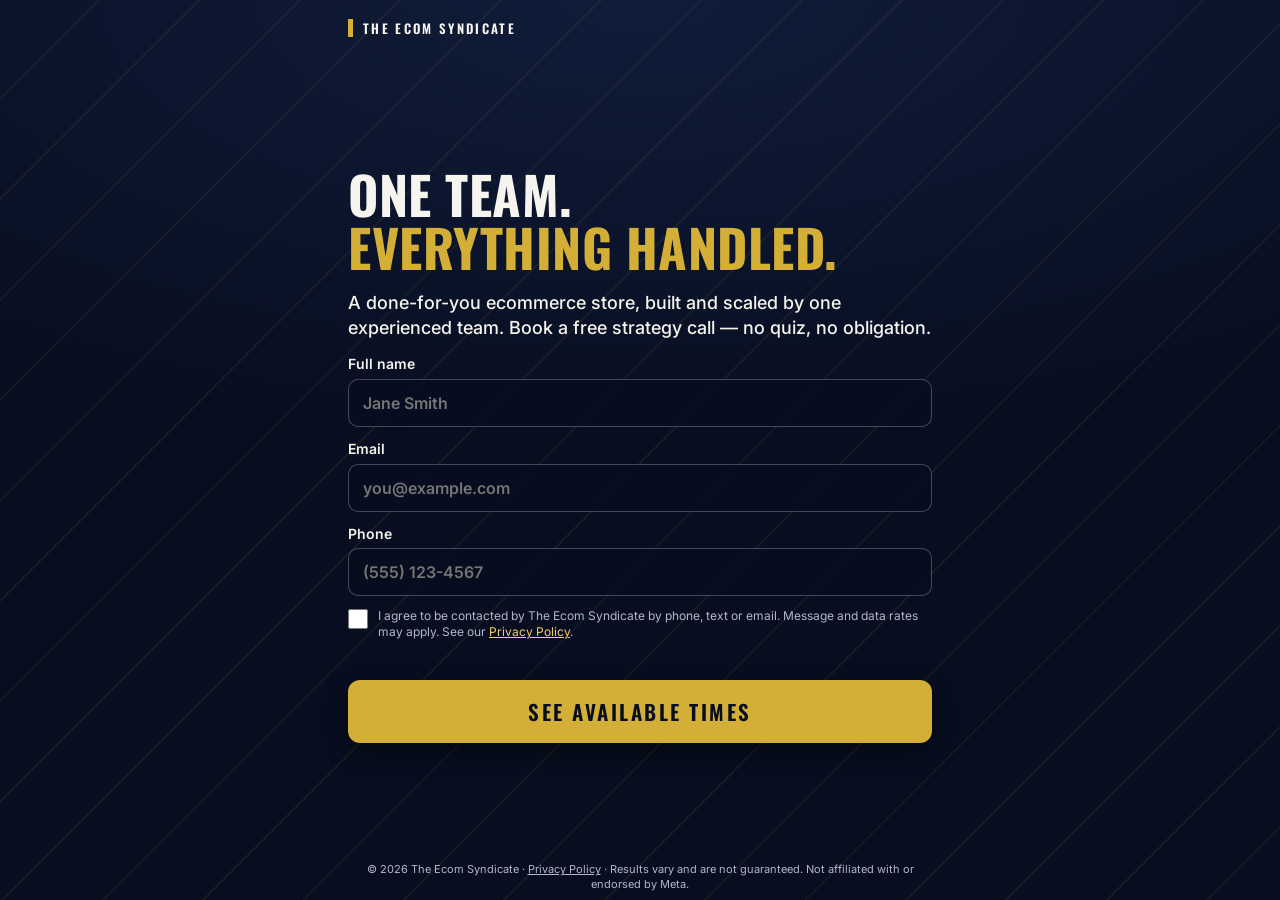
<file: shortform/index.html>
<!doctype html>
<html lang="en">
<head>
<meta charset="utf-8">
<meta name="viewport" content="width=device-width,initial-scale=1,viewport-fit=cover">
<title>The Ecom Syndicate | Book a free call</title>
<meta name="description" content="Book a free strategy call. Your ecommerce business, managed A to Z by one experienced team.">
<meta name="theme-color" content="#080e20">
<meta name="robots" content="noindex">
<link rel="preload" href="assets/oswald.ttf" as="font" type="font/ttf" crossorigin>
<link rel="stylesheet" href="style.css">
<!-- Meta Pixel (Ecom Syndicate Quiz Pixel 3419398771565032): PageView here, Lead fired in shortform.js after a successful lead-intake response, with eventID shared with the server-side Conversions API event -->
<script>
!function(f,b,e,v,n,t,s){if(f.fbq)return;n=f.fbq=function(){n.callMethod?
n.callMethod.apply(n,arguments):n.queue.push(arguments)};if(!f._fbq)f._fbq=n;
n.push=n;n.loaded=!0;n.version='2.0';n.queue=[];t=b.createElement(e);t.async=!0;
t.src=v;s=b.getElementsByTagName(e)[0];s.parentNode.insertBefore(t,s)}(window,
document,'script','https://connect.facebook.net/en_US/fbevents.js');
fbq('init', '3419398771565032');
fbq('track', 'PageView');
</script>
<noscript><img height="1" width="1" style="display:none" alt="" src="https://www.facebook.com/tr?id=3419398771565032&ev=PageView&noscript=1"></noscript>
<!-- End Meta Pixel -->
<!-- POSTHOG ANALYTICS: same project as the quiz. -->
<script>
(function(){
  var K = 'phc_B4rTnLAix7KR44gUmMXjkeGKGUscMuBb9KbZuXLri5YZ', H = 'https://us.i.posthog.com';
  if (K.indexOf('__POSTHOG') === 0 || H.indexOf('__POSTHOG') === 0) { return; }
  !function(t,e){var o,n,p,r;e.__SV||(window.posthog=e,e._i=[],e.init=function(i,s,a){function g(t,e){var o=e.split(".");2==o.length&&(t=t[o[0]],e=o[1]),t[e]=function(){t.push([e].concat(Array.prototype.slice.call(arguments,0)))}}(p=t.createElement("script")).type="text/javascript",p.crossOrigin="anonymous",p.async=!0,p.src=s.api_host.replace(".i.posthog.com","-assets.i.posthog.com")+"/static/array.js",(r=t.getElementsByTagName("script")[0]).parentNode.insertBefore(p,r);var u=e;for(void 0!==a?u=e[a]=[]:a="posthog",u.people=u.people||[],Object.defineProperty(u,"toString",{configurable:!0,enumerable:!0,writable:!0,value:function(t){var e="posthog";return"posthog"!==a&&(e+="."+a),t||(e+=" (stub)"),e}}),Object.defineProperty(u.people,"toString",{configurable:!0,enumerable:!0,writable:!0,value:function(){return u.toString(1)+".people (stub)"}}),o="init capture register register_once register_for_session unregister unregister_for_session getFeatureFlag getFeatureFlagResult isFeatureEnabled reloadFeatureFlags updateEarlyAccessFeatureEnrollment getEarlyAccessFeatures on onFeatureFlags onSessionId getSurveys getActiveMatchingSurveys renderSurvey canRenderSurvey getNextSurveyStep identify setPersonProperties group resetGroups setPersonPropertiesForFlags resetPersonPropertiesForFlags setGroupPropertiesForFlags resetGroupPropertiesForFlags reset get_distinct_id getGroups get_session_id get_session_replay_url alias set_config startSessionRecording stopSessionRecording sessionRecordingStarted captureException loadToolbar get_property getSessionProperty createPersonProfile opt_in_capturing opt_out_capturing has_opted_in_capturing has_opted_out_capturing clear_opt_in_out_capturing debug".split(" "),n=0;n<o.length;n++)g(u,o[n]);e._i.push([i,s,a])},e.__SV=1)}(document,window.posthog||[]);
  posthog.init(K, {
    api_host: H,
    defaults: '2026-08-30',
    person_profiles: 'identified_only',
    autocapture: true,
    capture_pageview: true,
    capture_pageleave: true,
    enable_heatmaps: true,
    disable_session_recording: false,
    session_recording: {
      maskAllInputs: true,
      maskInputOptions: { password: true, email: true, tel: true, text: true }
    }
  });
})();
</script>
</head>
<body>
<div class="app" id="app">
  <div class="top">
    <div class="wordmark">The Ecom Syndicate</div>
  </div>

  <main>
    <section class="step on" id="sc" data-step="form">
      <h1><span>One team.</span><span class="gold">Everything handled.</span></h1>
      <p class="sub">A done-for-you ecommerce store, built and scaled by one experienced team. Book a free strategy call — no quiz, no obligation.</p>
      <form id="lead-form" novalidate>
        <label>Full name<input class="ph-no-capture" type="text" name="name" autocomplete="name" placeholder="Jane Smith" required></label>
        <label>Email<input class="ph-no-capture" type="email" name="email" autocomplete="email" inputmode="email" placeholder="you@example.com" required></label>
        <label>Phone<input class="ph-no-capture" type="tel" name="phone" autocomplete="tel" inputmode="tel" placeholder="(555) 123-4567" required></label>
        <div class="hp" aria-hidden="true"><label>Leave blank<input class="ph-no-capture" type="text" name="website" tabindex="-1" autocomplete="off"></label></div>
        <label class="consent"><input type="checkbox" name="consent" required><span>I agree to be contacted by The Ecom Syndicate by phone, text or email. Message and data rates may apply. See our <a href="https://ernestponz-create.github.io/ecom-syndicate/privacy.html" target="_blank" rel="noopener">Privacy Policy</a>.</span></label>
        <div class="err" id="err" role="alert"></div>
        <button class="btn" id="send" type="submit">See available times</button>
      </form>
    </section>

    <section class="step" id="s5" data-step="final">
      <div class="eyebrow" id="fe">Free strategy call</div>
      <h2 id="ft"></h2>
      <p class="sub" id="fs"></p>
      <div class="cal" id="cal"></div>
    </section>
  </main>

  <footer>&copy; <span id="yr">2026</span> The Ecom Syndicate &middot; <a href="https://ernestponz-create.github.io/ecom-syndicate/privacy.html" target="_blank" rel="noopener">Privacy Policy</a> &middot; Results vary and are not guaranteed. Not affiliated with or endorsed by Meta.</footer>
</div>
<script src="../assets/esy-attribution.js"></script>
<script src="shortform.js"></script>
</body>
</html>
</file>
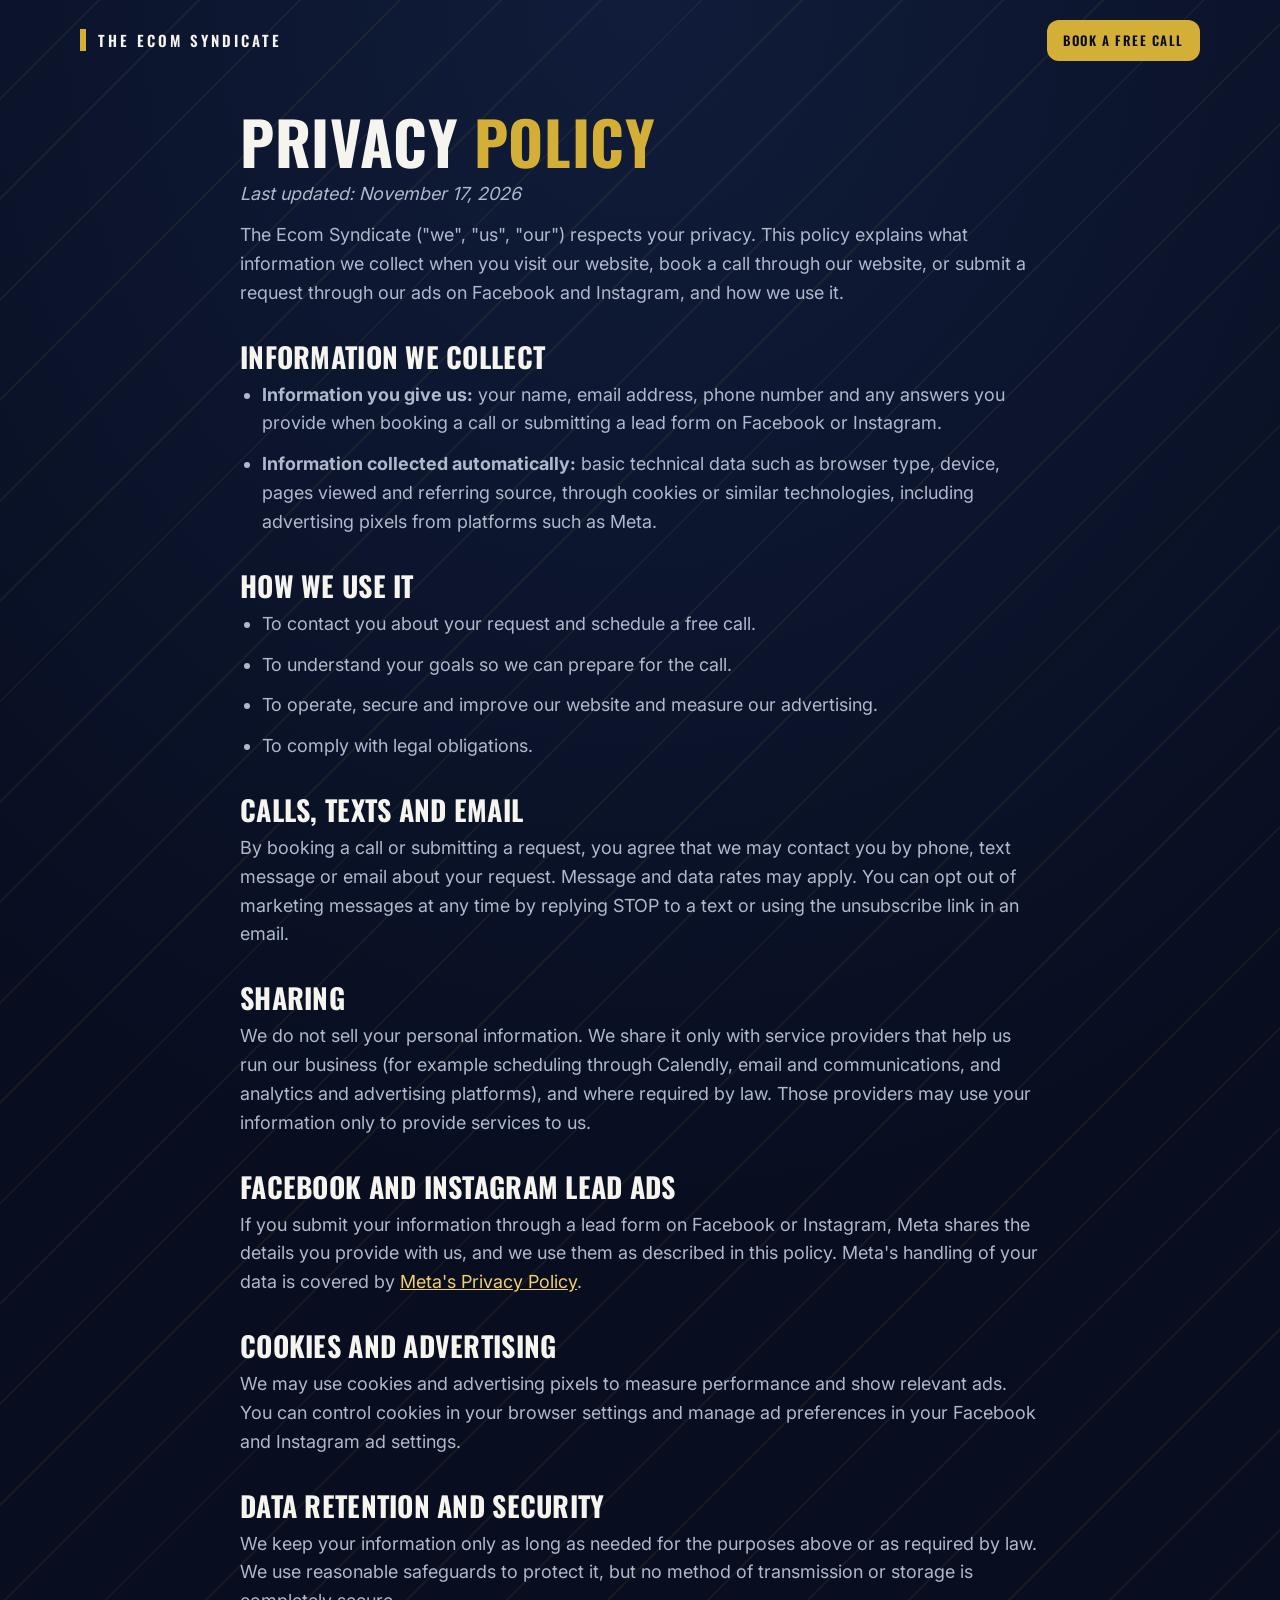
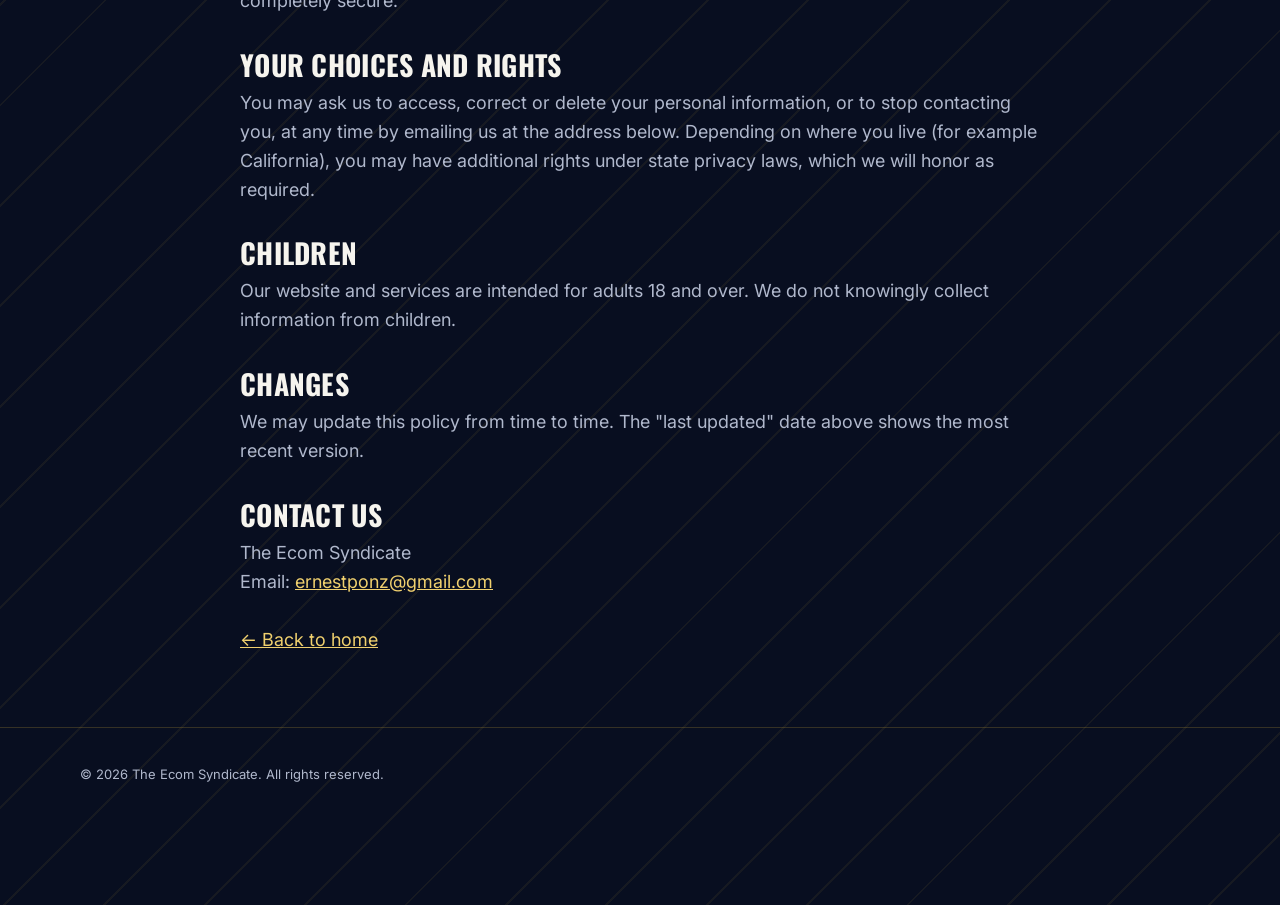
<file: privacy.html>
<!doctype html>
<html lang="en"><head>
<meta charset="utf-8"><meta name="viewport" content="width=device-width,initial-scale=1">
<title>Privacy Policy | The Ecom Syndicate</title>
<meta name="robots" content="index,follow"><meta name="theme-color" content="#080e20">
<link rel="stylesheet" href="style.css">
</head><body class="bg">
<header class="top"><div class="wrap"><a class="wordmark" href="index.html">The Ecom Syndicate</a><a class="btn" href="index.html#book">Book a free call</a></div></header>
<main class="wrap legal">
<h1>Privacy <span class="gold">Policy</span></h1>
<p><em>Last updated: November 17, 2026</em></p>
<p>The Ecom Syndicate ("we", "us", "our") respects your privacy. This policy explains what information we collect when you visit our website, book a call through our website, or submit a request through our ads on Facebook and Instagram, and how we use it.</p>

<h2>Information we collect</h2>
<ul>
<li><strong>Information you give us:</strong> your name, email address, phone number and any answers you provide when booking a call or submitting a lead form on Facebook or Instagram.</li>
<li><strong>Information collected automatically:</strong> basic technical data such as browser type, device, pages viewed and referring source, through cookies or similar technologies, including advertising pixels from platforms such as Meta.</li>
</ul>

<h2>How we use it</h2>
<ul>
<li>To contact you about your request and schedule a free call.</li>
<li>To understand your goals so we can prepare for the call.</li>
<li>To operate, secure and improve our website and measure our advertising.</li>
<li>To comply with legal obligations.</li>
</ul>

<h2>Calls, texts and email</h2>
<p>By booking a call or submitting a request, you agree that we may contact you by phone, text message or email about your request. Message and data rates may apply. You can opt out of marketing messages at any time by replying STOP to a text or using the unsubscribe link in an email.</p>

<h2>Sharing</h2>
<p>We do not sell your personal information. We share it only with service providers that help us run our business (for example scheduling through Calendly, email and communications, and analytics and advertising platforms), and where required by law. Those providers may use your information only to provide services to us.</p>

<h2>Facebook and Instagram lead ads</h2>
<p>If you submit your information through a lead form on Facebook or Instagram, Meta shares the details you provide with us, and we use them as described in this policy. Meta's handling of your data is covered by <a href="https://www.facebook.com/privacy/policy/" rel="noopener">Meta's Privacy Policy</a>.</p>

<h2>Cookies and advertising</h2>
<p>We may use cookies and advertising pixels to measure performance and show relevant ads. You can control cookies in your browser settings and manage ad preferences in your Facebook and Instagram ad settings.</p>

<h2>Data retention and security</h2>
<p>We keep your information only as long as needed for the purposes above or as required by law. We use reasonable safeguards to protect it, but no method of transmission or storage is completely secure.</p>

<h2>Your choices and rights</h2>
<p>You may ask us to access, correct or delete your personal information, or to stop contacting you, at any time by emailing us at the address below. Depending on where you live (for example California), you may have additional rights under state privacy laws, which we will honor as required.</p>

<h2>Children</h2>
<p>Our website and services are intended for adults 18 and over. We do not knowingly collect information from children.</p>

<h2>Changes</h2>
<p>We may update this policy from time to time. The "last updated" date above shows the most recent version.</p>

<h2>Contact us</h2>
<p>The Ecom Syndicate<br>Email: <span data-contact-email></span></p>
<p style="margin-top:30px"><a href="index.html">&larr; Back to home</a></p>
</main>
<footer><div class="wrap"><p>&copy; <span id="yr">2026</span> The Ecom Syndicate. All rights reserved.</p></div></footer>
<script src="script.js" defer></script>
</body></html>
</file>
<file: style.css>
@font-face{font-family:Oswald;src:url(assets/oswald.ttf) format("truetype");font-weight:200 700;font-display:swap}
@font-face{font-family:Inter;src:url(assets/inter.ttf) format("truetype");font-weight:100 900;font-display:swap}
:root{--navy:#080e20;--navy2:#101c3a;--navy3:#0c1630;--gold:#d4af37;--gold-l:#f0d06e;--white:#f6f4ee;--mute:#b0b8cc;--line:rgba(212,175,55,.22)}
*{box-sizing:border-box;margin:0;padding:0}
html{scroll-behavior:smooth;-webkit-text-size-adjust:100%}
body{font-family:Inter,system-ui,-apple-system,Segoe UI,Roboto,sans-serif;background:var(--navy);color:var(--white);line-height:1.6;font-size:17px;overflow-x:hidden}
img{max-width:100%;display:block}
a{color:var(--gold-l)}
.wrap{width:min(1120px,100% - 40px);margin-inline:auto}
h1,h2,h3,.osw{font-family:Oswald,Impact,sans-serif;text-transform:uppercase;line-height:1.04;font-weight:700;letter-spacing:.01em}
.gold{color:var(--gold)}
.wordmark{display:flex;align-items:center;gap:12px;font-family:Oswald,sans-serif;font-weight:600;letter-spacing:.2em;font-size:15px;text-transform:uppercase;color:var(--white);text-decoration:none;white-space:nowrap}
.wordmark:before{content:"";width:6px;height:22px;background:var(--gold)}
.btn{display:inline-block;background:var(--gold);color:var(--navy);font-family:Oswald,sans-serif;font-weight:600;text-transform:uppercase;letter-spacing:.12em;font-size:19px;padding:17px 36px;border-radius:12px;text-decoration:none;border:0;cursor:pointer;box-shadow:0 10px 26px rgba(0,0,0,.45);transition:transform .15s,background .15s}
.btn:hover{background:var(--gold-l);transform:translateY(-2px)}
.btn[disabled]{opacity:.6;cursor:wait}
header.top{position:absolute;inset:0 0 auto 0;z-index:5;padding:20px 0}
header.top .wrap{display:flex;justify-content:space-between;align-items:center}
header.top .btn{padding:10px 16px;font-size:13px;box-shadow:none;white-space:nowrap}
@media(max-width:420px){.wordmark{font-size:13px;letter-spacing:.14em;gap:9px}.wordmark:before{height:18px}}
.bg{background:radial-gradient(120% 70% at 50% 0,var(--navy2),var(--navy) 70%);position:relative}
.bg:before{content:"";position:absolute;inset:0;pointer-events:none;background:repeating-linear-gradient(135deg,transparent 0 69px,rgba(212,175,55,.07) 69px 71px)}
.bg>*{position:relative}
/* hero */
.hero{padding:92px 0 56px}
.hero .wrap{display:grid;gap:30px}
.hero h1{font-size:clamp(46px,13vw,104px)}
.hero h1 span{display:block}
.hero p.lead{font-size:clamp(18px,4.6vw,23px);font-weight:500;margin:22px 0 28px;max-width:34ch;text-wrap:balance}
.hero .photo{border-radius:16px;overflow:hidden;border:1px solid var(--line);box-shadow:0 24px 60px rgba(0,0,0,.5)}
.hero .photo img{width:100%;height:auto;aspect-ratio:4/3;object-fit:cover}
.cta-note{display:block;margin-top:12px;font-size:14px;color:var(--mute)}
.stats{display:flex;flex-wrap:wrap;gap:10px 26px;margin-top:26px;font-size:14px;color:var(--mute)}
.stats b{color:var(--gold-l);font-family:Oswald,sans-serif;letter-spacing:.06em;font-weight:600;margin-right:6px}
/* sections */
section{padding:64px 0}
.eyebrow{font-family:Oswald,sans-serif;letter-spacing:.24em;color:var(--gold);font-size:14px;text-transform:uppercase;margin-bottom:12px;font-weight:500}
h2{font-size:clamp(34px,8.5vw,56px);margin-bottom:16px}
.sub{color:var(--mute);max-width:60ch;margin-bottom:34px}
.alt{background:var(--navy3);border-block:1px solid var(--line)}
.grid{display:grid;gap:16px}
.card{background:linear-gradient(160deg,var(--navy2),var(--navy3));border:1px solid var(--line);border-radius:14px;padding:26px}
.card h3{font-size:25px;margin-bottom:8px;color:var(--white)}
.card p{color:var(--mute);font-size:16px}
.ico{width:44px;height:44px;border-radius:10px;border:1px solid var(--gold);display:grid;place-items:center;margin-bottom:16px;color:var(--gold)}
.ico svg{width:24px;height:24px;stroke:currentColor;fill:none;stroke-width:1.8;stroke-linecap:round;stroke-linejoin:round}
/* team */
.person{overflow:hidden;padding:0}
.person img{width:100%;aspect-ratio:3/3.4;object-fit:cover;object-position:50% 12%}
.person .meta{padding:20px 22px 24px;border-top:3px solid var(--gold)}
.person h3{font-size:30px}
.person .role{font-family:Oswald,sans-serif;text-transform:uppercase;letter-spacing:.16em;color:var(--gold-l);font-size:14px;margin:2px 0 10px}
.team-note{margin-top:18px;color:var(--mute);font-size:15px}
/* steps */
.step{display:grid;grid-template-columns:auto 1fr;gap:18px;align-items:start}
.num{font-family:Oswald,sans-serif;font-size:64px;font-weight:700;line-height:.9;color:var(--gold)}
/* faq */
details{border:1px solid var(--line);border-radius:12px;background:var(--navy2);margin-bottom:12px}
summary{cursor:pointer;list-style:none;padding:20px 54px 20px 22px;font-weight:600;position:relative}
summary::-webkit-details-marker{display:none}
summary:after{content:"+";position:absolute;right:22px;top:50%;transform:translateY(-50%);color:var(--gold);font-size:26px;font-weight:400}
details[open] summary:after{content:"–"}
details p{padding:0 22px 20px;color:var(--mute)}
/* form */
.formbox{background:linear-gradient(160deg,var(--navy2),var(--navy3));border:1px solid var(--gold);border-radius:18px;padding:26px 22px;box-shadow:0 24px 60px rgba(0,0,0,.5)}
.final .wrap{display:grid;gap:34px}
.final h2{font-size:clamp(40px,10vw,72px)}
form{display:grid;gap:16px}
label{display:grid;gap:7px;font-weight:600;font-size:15px}
label small{font-weight:400;color:var(--mute);font-size:13px}
input,select,textarea{width:100%;font:inherit;font-size:16px;color:var(--white);background:rgba(8,14,32,.8);border:1px solid rgba(176,184,204,.35);border-radius:10px;padding:14px;min-height:50px}
select{appearance:none;background-image:linear-gradient(45deg,transparent 50%,var(--gold) 50%),linear-gradient(135deg,var(--gold) 50%,transparent 50%);background-position:calc(100% - 22px) 50%,calc(100% - 16px) 50%;background-size:6px 6px;background-repeat:no-repeat;padding-right:40px}
select option{background:var(--navy);color:var(--white)}
input:focus,select:focus,textarea:focus{outline:2px solid var(--gold);outline-offset:1px}
.consent{display:grid;grid-template-columns:auto 1fr;gap:12px;font-weight:400;font-size:13px;color:var(--mute);align-items:start}
.consent input{width:20px;height:20px;min-height:0;margin-top:2px;accent-color:var(--gold)}
.hp{position:absolute;left:-9999px;width:1px;height:1px;overflow:hidden}
.err{color:#ff9d9d;font-size:14px;min-height:1em}
.thanks{display:none;text-align:left}
.thanks h3{font-size:34px;color:var(--gold);margin-bottom:10px}
.booking{margin-top:20px;border:1px dashed var(--gold);border-radius:12px;min-height:300px;display:grid;place-items:center;text-align:center;padding:24px;color:var(--mute);font-size:15px;overflow:hidden}
.booking iframe{width:100%;height:660px;border:0;background:#fff;border-radius:10px}
.sent form{display:none}.sent .thanks{display:block}.sent .formtitle{display:none}
footer{padding:36px 0 120px;border-top:1px solid var(--line);color:var(--mute);font-size:13px}
footer .wrap{display:grid;gap:14px}
footer a{color:var(--mute)}
/* sticky mobile cta */
.sticky{position:fixed;left:0;right:0;bottom:0;z-index:9;padding:12px 20px calc(12px + env(safe-area-inset-bottom));background:rgba(8,14,32,.94);border-top:1px solid var(--line);backdrop-filter:blur(8px);text-align:center;transform:translateY(110%);transition:transform .25s}
.sticky.show{transform:none}
.sticky .btn{display:block;padding:14px}
/* legal */
.legal{padding:110px 0 60px;max-width:800px}
.legal h1{font-size:clamp(38px,9vw,60px);margin-bottom:8px}
.legal h2{font-size:28px;margin:34px 0 10px}
.legal p,.legal li{color:var(--mute);margin-bottom:12px}
.legal ul{padding-left:22px}
@media(min-width:760px){
 body{font-size:18px}
 .hero{padding:130px 0 90px}
 .hero .wrap{grid-template-columns:.9fr 1.1fr;align-items:center;gap:56px}
 section{padding:96px 0}
 .g3{grid-template-columns:repeat(3,1fr)}
 .g2{grid-template-columns:repeat(2,1fr)}
 .g5{grid-template-columns:repeat(6,1fr)}.g5>*{grid-column:span 2}.g5>:nth-child(4){grid-column:2/span 2}.g5>:nth-child(5){grid-column:4/span 2}
 .final .wrap{grid-template-columns:.9fr 1.1fr;align-items:start}
 .formbox{padding:36px}
 .sticky{display:none}
 .formrow{display:grid;grid-template-columns:1fr 1fr;gap:16px}
 footer .wrap{grid-template-columns:1fr auto}
}
@media(max-width:759px){.formrow{display:grid;gap:16px}}
@media(prefers-reduced-motion:reduce){*{transition:none!important;scroll-behavior:auto!important}}

/* booking section (Calendly) */
.book-head{text-align:center;max-width:760px;margin:0 auto 28px}
.book-head .sub{margin-inline:auto}
.calwrap{width:100%;max-width:1000px;margin:0 auto;background:#fff;border-radius:16px;overflow:hidden;border:1px solid var(--gold);box-shadow:0 24px 60px rgba(0,0,0,.5)}
.final .wrap{display:block}
#book{scroll-margin-top:0}
</file>
<file: guide/style.css>
@font-face{font-family:Oswald;src:url(assets/oswald.ttf) format("truetype");font-weight:200 700;font-display:swap}
@font-face{font-family:Inter;src:url(assets/inter.ttf) format("truetype");font-weight:100 900;font-display:swap}
:root{--navy:#080e20;--navy2:#101c3a;--navy3:#0c1630;--gold:#d4af37;--gold-l:#f0d06e;--white:#f6f4ee;--mute:#b0b8cc;--line:rgba(212,175,55,.28)}
*{box-sizing:border-box;margin:0;padding:0;-webkit-tap-highlight-color:transparent}
html{scroll-behavior:smooth;background:var(--navy)}
body{position:relative;min-height:100%;min-height:100dvh;font-family:Inter,system-ui,-apple-system,Segoe UI,Roboto,sans-serif;color:var(--white);background:radial-gradient(120% 70% at 50% 0,var(--navy2),var(--navy) 70%) no-repeat var(--navy);font-size:16px;line-height:1.55;margin:0}
body:before{content:"";position:absolute;inset:0;pointer-events:none;background:repeating-linear-gradient(135deg,transparent 0 69px,rgba(212,175,55,.07) 69px 71px);z-index:0}
a{color:var(--gold-l)}
.app{position:relative;z-index:1;display:flex;flex-direction:column;max-width:640px;margin:0 auto;padding:0 20px;padding-top:env(safe-area-inset-top);min-height:100vh;min-height:100dvh}
.top{flex:none;display:flex;align-items:center;gap:12px;height:56px}
.wordmark{display:flex;align-items:center;gap:10px;font-family:Oswald,sans-serif;font-weight:600;letter-spacing:.18em;font-size:13px;text-transform:uppercase;white-space:nowrap}
.wordmark:before{content:"";width:5px;height:18px;background:var(--gold)}
main{flex:1;padding:4px 0 32px}
.eyebrow{font-family:Oswald,sans-serif;letter-spacing:.22em;color:var(--gold);font-size:12px;text-transform:uppercase;margin-bottom:10px;font-weight:500}
h1,h2{font-family:Oswald,Impact,sans-serif;text-transform:uppercase;line-height:1.08;font-weight:700;letter-spacing:.01em}
h1{font-size:clamp(28px,7vw + 4px,42px);margin-bottom:12px}
h1 span{display:block}
.gold{color:var(--gold)}
.lede{color:var(--white);font-weight:500;font-size:clamp(15px,3.6vw,18px);margin:0 0 28px;max-width:38em}
.lede p+p{margin-top:12px}
section{margin:0 0 28px;padding:20px 18px;background:rgba(12,22,48,.55);border:1px solid var(--line);border-radius:14px}
section h2{font-size:clamp(20px,5vw,26px);margin-bottom:12px;color:var(--white)}
section p,section li{color:var(--white)}
section p+p,.ways p+p,.compare-block p+p{margin-top:10px}
.steps{list-style:none;display:grid;gap:18px;margin-top:4px}
.steps li{display:grid;grid-template-columns:36px 1fr;gap:12px;align-items:start}
.num{width:36px;height:36px;border-radius:50%;border:1px solid var(--gold);color:var(--gold);font-family:Oswald,sans-serif;font-weight:600;font-size:16px;display:flex;align-items:center;justify-content:center;letter-spacing:0;flex:none}
.steps h3,.ways h3,.compare-block h3{font-family:Oswald,sans-serif;text-transform:uppercase;font-size:16px;letter-spacing:.06em;font-weight:600;color:var(--gold-l);margin:6px 0 6px;line-height:1.25}
.stuck{list-style:none;display:grid;gap:10px;margin-top:4px}
.stuck li{position:relative;padding-left:18px;color:var(--white)}
.stuck li:before{content:"";position:absolute;left:0;top:.65em;width:8px;height:8px;border-radius:50%;background:var(--gold)}
.ways{display:grid;gap:16px;margin-top:4px}
.way{padding:14px 14px 4px 0}
.way + .way{border-top:1px solid var(--line);padding-top:16px}
.compare{display:grid;gap:16px;margin-top:4px}
.compare-block h3{margin-top:0}
.pros-cons{display:grid;gap:10px;margin-top:8px}
.pros,.cons{margin:0;padding:0;list-style:none}
.pros li,.cons li{position:relative;padding-left:22px;margin:0 0 6px;font-size:15px}
.pros li:before,.cons li:before{position:absolute;left:0;top:0;font-weight:700;font-size:14px}
.pros li:before{content:"+";color:var(--gold-l)}
.cons li:before{content:"–";color:var(--mute)}
.label{font-family:Oswald,sans-serif;font-size:11px;letter-spacing:.14em;text-transform:uppercase;font-weight:600;margin-bottom:4px}
.label.pro{color:var(--gold-l)}
.label.con{color:var(--mute)}
.note{color:var(--mute);font-size:14px;margin:0 0 12px}
.checklist{list-style:none;display:grid;gap:8px;margin-top:4px}
.checklist li{display:grid;grid-template-columns:22px 1fr;gap:10px;align-items:start;padding:8px 0;border-bottom:1px solid rgba(176,184,204,.12)}
.checklist li:last-child{border-bottom:0}
.check{width:18px;height:18px;margin-top:3px;border:1.5px solid var(--gold);border-radius:4px;background:transparent;flex:none}
.cta{text-align:left;background:linear-gradient(180deg,rgba(16,28,58,.9),rgba(8,14,32,.9))}
.cta p{margin-bottom:16px}
.btn{display:block;width:100%;background:var(--gold);color:var(--navy);font-family:Oswald,sans-serif;font-weight:600;text-transform:uppercase;letter-spacing:.12em;font-size:18px;padding:16px 24px;border-radius:12px;border:0;cursor:pointer;box-shadow:0 10px 26px rgba(0,0,0,.45);transition:transform .15s,background .15s;text-align:center;text-decoration:none}
.btn:hover{background:var(--gold-l);transform:translateY(-2px)}
footer{flex:none;text-align:center;font-size:11px;color:var(--mute);padding:8px 0 calc(16px + env(safe-area-inset-bottom));line-height:1.35}
footer a{color:var(--mute)}
@media(max-width:359px){h1{font-size:26px}.app{padding:0 16px}.btn{font-size:16px;padding:14px 18px}}
@media(min-width:760px){.app{padding:0 28px;max-width:700px}.btn{font-size:20px}.pros-cons{grid-template-columns:1fr 1fr;gap:16px}}
@media(prefers-reduced-motion:reduce){html{scroll-behavior:auto}*{animation:none!important;transition:none!important}}
</file>
<file: quiz/style.css>
@font-face{font-family:Oswald;src:url(assets/oswald.ttf) format("truetype");font-weight:200 700;font-display:swap}
@font-face{font-family:Inter;src:url(assets/inter.ttf) format("truetype");font-weight:100 900;font-display:swap}
:root{--navy:#080e20;--navy2:#101c3a;--navy3:#0c1630;--gold:#d4af37;--gold-l:#f0d06e;--white:#f6f4ee;--mute:#b0b8cc;--line:rgba(212,175,55,.28)}
*{box-sizing:border-box;margin:0;padding:0;-webkit-tap-highlight-color:transparent}
html,body{height:100%;overflow:hidden}
body{font-family:Inter,system-ui,-apple-system,Segoe UI,Roboto,sans-serif;color:var(--white);background:radial-gradient(120% 70% at 50% 0,var(--navy2),var(--navy) 70%);font-size:16px;line-height:1.4}
body:before{content:"";position:fixed;inset:0;pointer-events:none;background:repeating-linear-gradient(135deg,transparent 0 69px,rgba(212,175,55,.07) 69px 71px)}
a{color:var(--gold-l)}
.app{position:relative;height:100vh;height:100dvh;display:flex;flex-direction:column;max-width:640px;margin:0 auto;padding:0 20px;padding-top:env(safe-area-inset-top)}
.app.wide{max-width:900px}
/* header */
.top{flex:none;display:flex;align-items:center;gap:12px;height:56px}
.wordmark{display:flex;align-items:center;gap:10px;font-family:Oswald,sans-serif;font-weight:600;letter-spacing:.18em;font-size:13px;text-transform:uppercase;white-space:nowrap}
.wordmark:before{content:"";width:5px;height:18px;background:var(--gold)}
.back{margin-left:auto;background:none;border:0;color:var(--mute);font:inherit;font-size:14px;cursor:pointer;padding:8px 0 8px 12px;visibility:hidden}
.back.on{visibility:visible}
.bar{flex:none;height:4px;border-radius:4px;background:rgba(176,184,204,.2);overflow:hidden;opacity:0;transition:opacity .2s}
.bar.on{opacity:1}
.bar i{display:block;height:100%;width:0;background:linear-gradient(90deg,var(--gold),var(--gold-l));transition:width .3s}
/* stage */
main{flex:1;min-height:0;position:relative}
.step{position:absolute;inset:0;display:none;flex-direction:column;justify-content:center;padding:12px 0;animation:in .28s ease both}
.step.on{display:flex}
@keyframes in{from{opacity:0;transform:translateY(10px)}to{opacity:1;transform:none}}
h1,h2{font-family:Oswald,Impact,sans-serif;text-transform:uppercase;line-height:1.02;font-weight:700;letter-spacing:.01em}
.gold{color:var(--gold)}
.eyebrow{font-family:Oswald,sans-serif;letter-spacing:.22em;color:var(--gold);font-size:12px;text-transform:uppercase;margin-bottom:8px;font-weight:500}
/* intro */
.hero-img{flex:none;height:clamp(110px,22dvh,230px);border-radius:14px;overflow:hidden;border:1px solid var(--line);margin-bottom:clamp(12px,2.4dvh,22px)}
.hero-img img{width:100%;height:100%;object-fit:cover;object-position:50% 28%}
#s0 h1{font-size:clamp(38px,6.2dvh + 2vw,66px)}
#s0 h1 span{display:block}
.sub{color:var(--white);font-weight:500;font-size:clamp(16px,2.3dvh,19px);margin:clamp(10px,1.8dvh,16px) 0 clamp(8px,1.4dvh,12px)}
.chips{display:flex;flex-wrap:wrap;gap:6px}
.chips span{font-size:12px;color:var(--gold-l);border:1px solid var(--line);border-radius:99px;padding:4px 10px;background:rgba(16,28,58,.7)}
.btn{display:block;width:100%;background:var(--gold);color:var(--navy);font-family:Oswald,sans-serif;font-weight:600;text-transform:uppercase;letter-spacing:.12em;font-size:20px;padding:16px 24px;border-radius:12px;border:0;cursor:pointer;box-shadow:0 10px 26px rgba(0,0,0,.45);transition:transform .15s,background .15s;text-align:center;text-decoration:none}
.btn:hover{background:var(--gold-l);transform:translateY(-2px)}
.btn[disabled]{opacity:.6;cursor:wait;transform:none}
.cta{margin-top:clamp(14px,2.6dvh,24px)}
.note{margin-top:8px;text-align:center;font-size:12px;color:var(--mute)}
/* short headline above Q1 (reused intro headline; intro screen removed 2026-11-25) */
.qhead{font-family:Oswald,Impact,sans-serif;text-transform:uppercase;font-weight:700;letter-spacing:.01em;font-size:clamp(18px,2.6dvh + .6vw,26px);line-height:1.1;margin:0 0 clamp(8px,1.4dvh,14px)}
/* questions */
.q{font-size:clamp(28px,4.4dvh + 1vw,42px);margin-bottom:clamp(12px,2.2dvh,20px)}
.opts{display:grid;gap:clamp(8px,1.4dvh,12px)}
.opt{display:flex;align-items:center;gap:14px;width:100%;text-align:left;font:inherit;font-weight:600;font-size:clamp(15px,2.1dvh,17px);color:var(--white);background:linear-gradient(160deg,var(--navy2),var(--navy3));border:1px solid var(--line);border-radius:12px;padding:clamp(12px,2.1dvh,18px) 16px;cursor:pointer;transition:border-color .15s,transform .15s,background .15s;min-height:52px}
.opt:before{content:"";flex:none;width:18px;height:18px;border-radius:50%;border:2px solid var(--gold)}
.opt:hover,.opt:focus-visible{border-color:var(--gold);transform:translateX(3px);outline:0}
.opt.sel{background:var(--gold);color:var(--navy);border-color:var(--gold)}
.opt.sel:before{background:var(--navy);border-color:var(--navy)}
.hint{font-size:13px;color:var(--mute);margin:-6px 0 12px}
/* contact */
form{display:grid;gap:clamp(8px,1.5dvh,12px)}
label{display:grid;gap:5px;font-weight:600;font-size:14px}
input[type=text],input[type=email],input[type=tel]{width:100%;font:inherit;font-size:16px;color:var(--white);background:rgba(8,14,32,.85);border:1px solid rgba(176,184,204,.35);border-radius:10px;padding:0 14px;height:48px}
input:focus{outline:2px solid var(--gold);outline-offset:1px}
input.bad{border-color:#ff9d9d}
.consent{display:grid;grid-template-columns:auto 1fr;gap:10px;font-weight:400;font-size:12px;color:var(--mute);align-items:start;line-height:1.35}
.consent input{width:20px;height:20px;margin-top:1px;accent-color:var(--gold)}
.hp{position:absolute;left:-9999px;width:1px;height:1px;overflow:hidden}
.err{color:#ff9d9d;font-size:13px;min-height:1.2em}
/* final */
#s5{justify-content:flex-start;padding-top:2px}
#s5 h2{font-size:clamp(26px,4.2dvh + 1vw,40px)}
#s5 .sub{margin:6px 0 10px;font-size:clamp(14px,2dvh,16px);color:var(--mute)}
.cal{flex:1;min-height:0;background:#fff;border-radius:14px;overflow:hidden;border:1px solid var(--gold)}
.cal .calendly-inline-widget{height:100%;min-width:300px}
.cal iframe{width:100%;height:100%;border:0}
/* footer */
footer{flex:none;text-align:center;font-size:11px;color:var(--mute);padding:8px 0 calc(8px + env(safe-area-inset-bottom));line-height:1.35}
footer a{color:var(--mute)}
@media(max-height:700px){input[type=text],input[type=email],input[type=tel]{height:42px}.consent{font-size:11px}.q{font-size:26px;margin-bottom:8px}.chips span:nth-child(n+4){display:none}.top{height:46px}.hero-img{height:90px}}
@media(min-width:760px){.app{padding:0 28px}.btn{font-size:21px}}
@media(prefers-reduced-motion:reduce){*{animation:none!important;transition:none!important}}
</file>
<file: shortform/style.css>
@font-face{font-family:Oswald;src:url(assets/oswald.ttf) format("truetype");font-weight:200 700;font-display:swap}
@font-face{font-family:Inter;src:url(assets/inter.ttf) format("truetype");font-weight:100 900;font-display:swap}
:root{--navy:#080e20;--navy2:#101c3a;--navy3:#0c1630;--gold:#d4af37;--gold-l:#f0d06e;--white:#f6f4ee;--mute:#b0b8cc;--line:rgba(212,175,55,.28)}
*{box-sizing:border-box;margin:0;padding:0;-webkit-tap-highlight-color:transparent}
html,body{height:100%;overflow:hidden}
body{font-family:Inter,system-ui,-apple-system,Segoe UI,Roboto,sans-serif;color:var(--white);background:radial-gradient(120% 70% at 50% 0,var(--navy2),var(--navy) 70%);font-size:16px;line-height:1.4}
body:before{content:"";position:fixed;inset:0;pointer-events:none;background:repeating-linear-gradient(135deg,transparent 0 69px,rgba(212,175,55,.07) 69px 71px)}
a{color:var(--gold-l)}
.app{position:relative;height:100vh;height:100dvh;display:flex;flex-direction:column;max-width:640px;margin:0 auto;padding:0 20px;padding-top:env(safe-area-inset-top)}
.app.wide{max-width:900px}
.top{flex:none;display:flex;align-items:center;gap:12px;height:56px}
.wordmark{display:flex;align-items:center;gap:10px;font-family:Oswald,sans-serif;font-weight:600;letter-spacing:.18em;font-size:13px;text-transform:uppercase;white-space:nowrap}
.wordmark:before{content:"";width:5px;height:18px;background:var(--gold)}
main{flex:1;min-height:0;position:relative}
.step{position:absolute;inset:0;display:none;flex-direction:column;justify-content:center;padding:8px 0;animation:in .28s ease both}
.step.on{display:flex}
@keyframes in{from{opacity:0;transform:translateY(10px)}to{opacity:1;transform:none}}
h1,h2{font-family:Oswald,Impact,sans-serif;text-transform:uppercase;line-height:1.02;font-weight:700;letter-spacing:.01em}
.gold{color:var(--gold)}
.eyebrow{font-family:Oswald,sans-serif;letter-spacing:.22em;color:var(--gold);font-size:12px;text-transform:uppercase;margin-bottom:8px;font-weight:500}
#sc h1{font-size:clamp(32px,5.4dvh + 1.6vw,52px);margin-bottom:4px}
#sc h1 span{display:block}
.sub{color:var(--white);font-weight:500;font-size:clamp(15px,2.1dvh,18px);margin:clamp(8px,1.4dvh,14px) 0 clamp(10px,1.6dvh,16px)}
.btn{display:block;width:100%;background:var(--gold);color:var(--navy);font-family:Oswald,sans-serif;font-weight:600;text-transform:uppercase;letter-spacing:.12em;font-size:20px;padding:16px 24px;border-radius:12px;border:0;cursor:pointer;box-shadow:0 10px 26px rgba(0,0,0,.45);transition:transform .15s,background .15s;text-align:center;text-decoration:none}
.btn:hover{background:var(--gold-l);transform:translateY(-2px)}
.btn[disabled]{opacity:.6;cursor:wait;transform:none}
form{display:grid;gap:clamp(8px,1.4dvh,12px)}
label{display:grid;gap:5px;font-weight:600;font-size:14px}
input[type=text],input[type=email],input[type=tel]{width:100%;font:inherit;font-size:16px;color:var(--white);background:rgba(8,14,32,.85);border:1px solid rgba(176,184,204,.35);border-radius:10px;padding:0 14px;height:48px}
input:focus{outline:2px solid var(--gold);outline-offset:1px}
input.bad{border-color:#ff9d9d}
.consent{display:grid;grid-template-columns:auto 1fr;gap:10px;font-weight:400;font-size:12px;color:var(--mute);align-items:start;line-height:1.35}
.consent input{width:20px;height:20px;margin-top:1px;accent-color:var(--gold)}
.hp{position:absolute;left:-9999px;width:1px;height:1px;overflow:hidden}
.err{color:#ff9d9d;font-size:13px;min-height:1.2em}
#s5{justify-content:flex-start;padding-top:2px}
#s5 h2{font-size:clamp(26px,4.2dvh + 1vw,40px)}
#s5 .sub{margin:6px 0 10px;font-size:clamp(14px,2dvh,16px);color:var(--mute)}
.cal{flex:1;min-height:0;background:#fff;border-radius:14px;overflow:hidden;border:1px solid var(--gold)}
.cal .calendly-inline-widget{height:100%;min-width:300px}
.cal iframe{width:100%;height:100%;border:0}
footer{flex:none;text-align:center;font-size:11px;color:var(--mute);padding:8px 0 calc(8px + env(safe-area-inset-bottom));line-height:1.35}
footer a{color:var(--mute)}
@media(max-height:700px){input[type=text],input[type=email],input[type=tel]{height:42px}.consent{font-size:11px}.top{height:44px}#sc h1{font-size:clamp(26px,4.6dvh + 1vw,40px)}.btn{padding:13px 20px;font-size:18px}}
@media(min-width:760px){.app{padding:0 28px}.btn{font-size:21px}}
@media(prefers-reduced-motion:reduce){*{animation:none!important;transition:none!important}}
</file>
